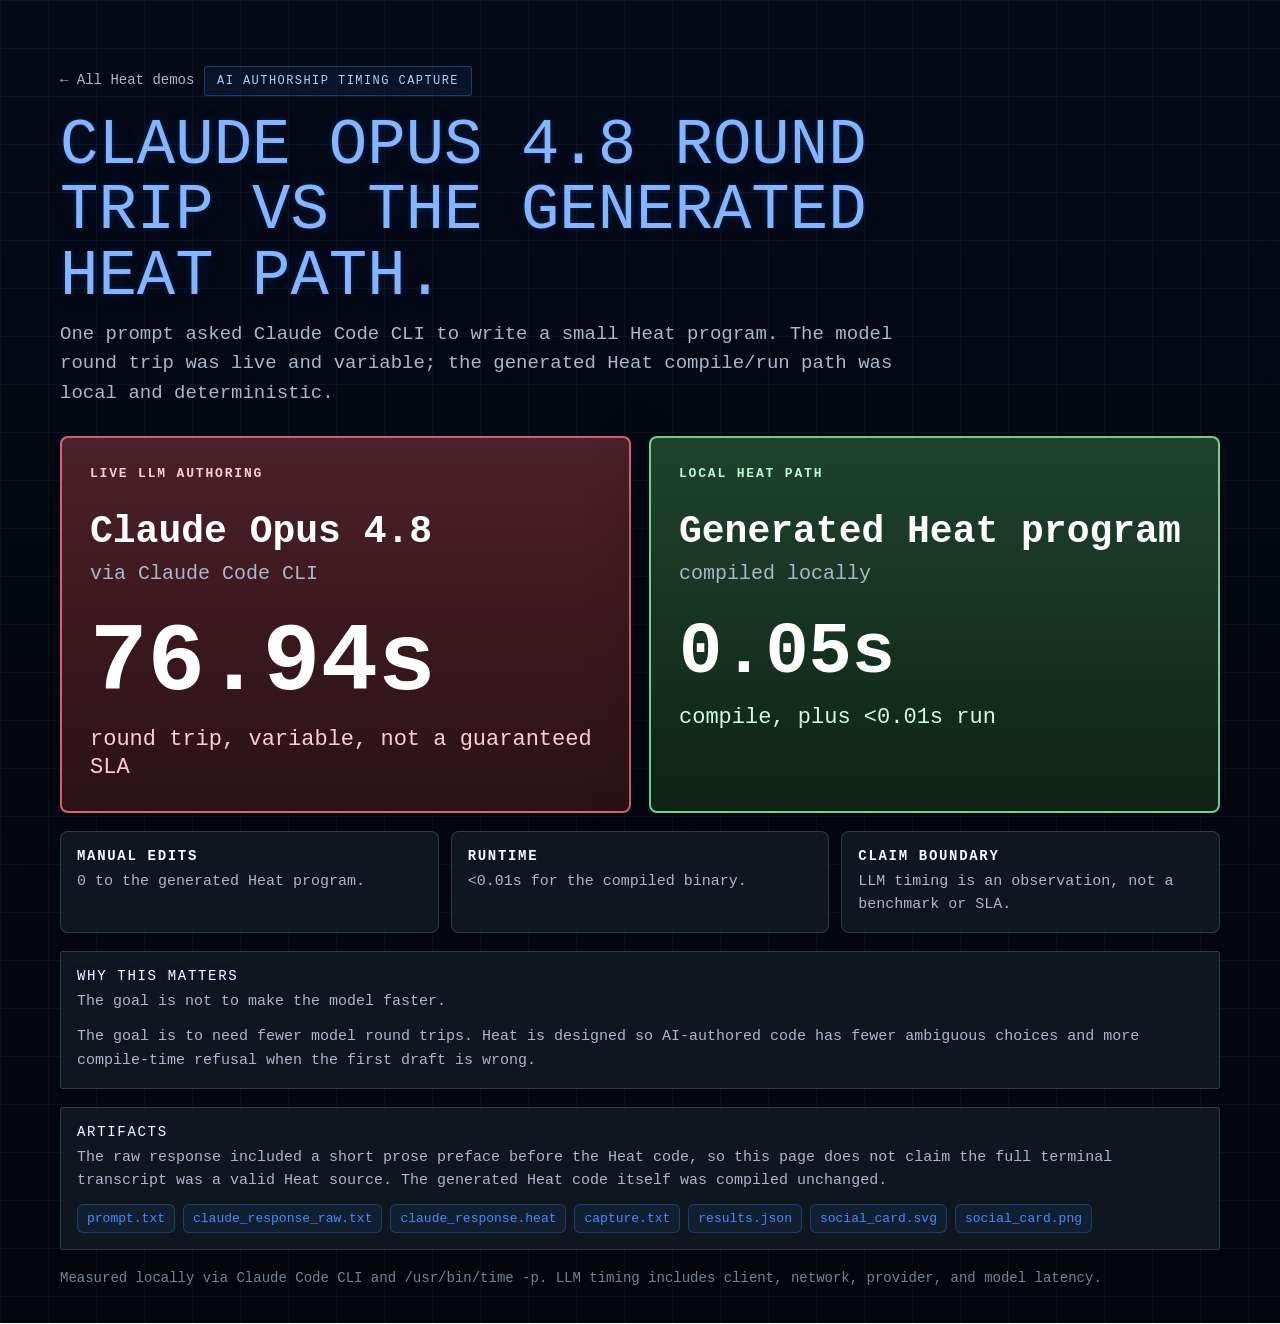
<file: docs/examples/demos/llm_roundtrip_timing/index.html>
<!doctype html>
<html lang="en">
<head>
  <meta charset="utf-8">
  <meta name="viewport" content="width=device-width, initial-scale=1">
  <title>Heat LLM Roundtrip Timing</title>
  <style>
    :root {
      --bg: #03050c;
      --panel: #080f20;
      --text: #f8fafc;
      --muted: #a9b8ca;
      --dim: #748399;
      --line: rgba(226, 238, 255, .16);
      --red: #fb7185;
      --red-bg: #2a1116;
      --green: #86efac;
      --green-bg: #0d2416;
      --heat: #448aff;
    }
    * { box-sizing: border-box; }
    html, body { margin: 0; }
    body {
      min-height: 100vh;
      background:
        linear-gradient(rgba(255,255,255,.035) 1px, transparent 1px),
        linear-gradient(90deg, rgba(255,255,255,.035) 1px, transparent 1px),
        linear-gradient(180deg, #050a17, var(--bg));
      background-size: 48px 48px, 48px 48px, auto;
      color: var(--text);
      font-family: ui-monospace, "SF Mono", Menlo, Consolas, monospace;
      padding: 34px;
    }
    main { max-width: 1160px; margin: 0 auto; }
    a { color: var(--heat); text-decoration: none; }
    .back { color: var(--muted); font-size: 14px; }
    .eyebrow {
      display: inline-flex;
      margin-top: 32px;
      color: #acd0ff;
      border: 1px solid rgba(68,138,255,.34);
      border-radius: 999px;
      padding: 7px 12px;
      font-size: 12px;
      letter-spacing: .12em;
      text-transform: uppercase;
      background: rgba(68,138,255,.08);
    }
    h1 {
      margin: 18px 0 10px;
      max-width: 980px;
      font-size: clamp(34px, 5vw, 64px);
      line-height: 1.02;
      letter-spacing: 0;
    }
    .lede {
      max-width: 880px;
      color: var(--muted);
      font-size: 19px;
      line-height: 1.55;
      margin: 0 0 26px;
    }
    .compare {
      display: grid;
      grid-template-columns: 1fr 1fr;
      gap: 18px;
      margin: 28px 0 18px;
    }
    .side {
      min-height: 355px;
      border-radius: 8px;
      padding: 28px;
      border: 2px solid var(--line);
      box-shadow: 0 18px 60px rgba(0,0,0,.28);
    }
    .side.red {
      background: linear-gradient(180deg, rgba(251,113,133,.16), rgba(42,17,22,.92)), var(--red-bg);
      border-color: rgba(251,113,133,.82);
    }
    .side.green {
      background: linear-gradient(180deg, rgba(134,239,172,.15), rgba(13,36,22,.92)), var(--green-bg);
      border-color: rgba(134,239,172,.82);
    }
    .label {
      margin: 0 0 30px;
      font-size: 13px;
      font-weight: 800;
      letter-spacing: .14em;
      text-transform: uppercase;
    }
    .red .label { color: #fecdd3; }
    .green .label { color: #bbf7d0; }
    .name {
      margin: 0;
      color: #fff;
      font-size: clamp(25px, 3vw, 38px);
      line-height: 1.08;
      font-weight: 850;
    }
    .sub {
      margin: 10px 0 36px;
      color: var(--muted);
      font-size: 20px;
    }
    .number {
      margin: 0;
      color: #fff;
      font-size: clamp(64px, 8vw, 96px);
      line-height: .9;
      font-weight: 900;
    }
    .number.small { font-size: clamp(48px, 6vw, 72px); }
    .caption {
      margin: 18px 0 0;
      font-size: 22px;
      line-height: 1.3;
    }
    .red .caption { color: #fecdd3; }
    .green .caption { color: #d1fae5; }
    .facts {
      display: grid;
      grid-template-columns: repeat(3, 1fr);
      gap: 12px;
      margin-top: 18px;
    }
    .fact, .panel {
      border: 1px solid var(--line);
      border-radius: 8px;
      background: rgba(17,26,36,.86);
      padding: 16px;
    }
    .fact b, .panel h2 {
      display: block;
      color: var(--text);
      margin: 0 0 6px;
      font-size: 14px;
      letter-spacing: .12em;
      text-transform: uppercase;
    }
    .fact span, .panel p, .panel li {
      color: var(--muted);
      line-height: 1.55;
      font-size: 15px;
    }
    .panel { margin-top: 18px; }
    .panel p { margin: 0 0 12px; }
    .panel p:last-child { margin-bottom: 0; }
    .files {
      display: flex;
      flex-wrap: wrap;
      gap: 8px;
      margin-top: 12px;
    }
    .files a {
      border: 1px solid rgba(68,138,255,.28);
      border-radius: 6px;
      padding: 6px 9px;
      background: rgba(68,138,255,.08);
      font-family: ui-monospace, SFMono-Regular, Menlo, Consolas, monospace;
      font-size: 13px;
    }
    .foot {
      color: var(--dim);
      margin: 18px 0 0;
      font-size: 14px;
      line-height: 1.5;
    }
    @media (max-width: 820px) {
      body { padding: 22px; }
      .compare, .facts { grid-template-columns: 1fr; }
      .side { min-height: auto; }
    }
    h1, h2 { color: #85b5ff; text-transform: uppercase; font-weight: 500;
      text-shadow: 0 0 4px #3981ff40, 0 0 22px #2463ff21; }
    h1 .grad { background: none; color: #85b5ff; -webkit-text-fill-color: currentColor; }
    .panel, .stagewrap, .eyebrow, .backlink { border-radius: 3px; }
    a:focus-visible, button:focus-visible { outline: 2px solid #85b5ff; outline-offset: 4px; }
  </style>
</head>
<body>
  <main>
    <a class="back" href="../../../heat_demos.html">&larr; All Heat demos</a>
    <div class="eyebrow">AI authorship timing capture</div>
    <h1>Claude Opus 4.8 round trip vs the generated Heat path.</h1>
    <p class="lede">
      One prompt asked Claude Code CLI to write a small Heat program. The model
      round trip was live and variable; the generated Heat compile/run path was
      local and deterministic.
    </p>

    <section class="compare" aria-label="Timing comparison">
      <div class="side red">
        <p class="label">Live LLM authoring</p>
        <p class="name">Claude Opus 4.8</p>
        <p class="sub">via Claude Code CLI</p>
        <p class="number">76.94s</p>
        <p class="caption">round trip, variable, not a guaranteed SLA</p>
      </div>
      <div class="side green">
        <p class="label">Local Heat path</p>
        <p class="name">Generated Heat program</p>
        <p class="sub">compiled locally</p>
        <p class="number small">0.05s</p>
        <p class="caption">compile, plus &lt;0.01s run</p>
      </div>
    </section>

    <section class="facts" aria-label="Measured facts">
      <div class="fact"><b>Manual edits</b><span>0 to the generated Heat program.</span></div>
      <div class="fact"><b>Runtime</b><span>&lt;0.01s for the compiled binary.</span></div>
      <div class="fact"><b>Claim boundary</b><span>LLM timing is an observation, not a benchmark or SLA.</span></div>
    </section>

    <section class="panel">
      <h2>Why This Matters</h2>
      <p>The goal is not to make the model faster.</p>
      <p>The goal is to need fewer model round trips. Heat is designed so AI-authored code has fewer ambiguous choices and more compile-time refusal when the first draft is wrong.</p>
    </section>

    <section class="panel">
      <h2>Artifacts</h2>
      <p>The raw response included a short prose preface before the Heat code, so this page does not claim the full terminal transcript was a valid Heat source. The generated Heat code itself was compiled unchanged.</p>
      <div class="files">
        <a href="./prompt.txt">prompt.txt</a>
        <a href="./claude_response_raw.txt">claude_response_raw.txt</a>
        <a href="./claude_response.heat">claude_response.heat</a>
        <a href="./capture.txt">capture.txt</a>
        <a href="./results.json">results.json</a>
        <a href="./social_card.svg">social_card.svg</a>
        <a href="./social_card.png">social_card.png</a>
      </div>
    </section>

    <p class="foot">
      Measured locally via Claude Code CLI and <code>/usr/bin/time -p</code>.
      LLM timing includes client, network, provider, and model latency.
    </p>
  </main>
</body>
</html>
</file>
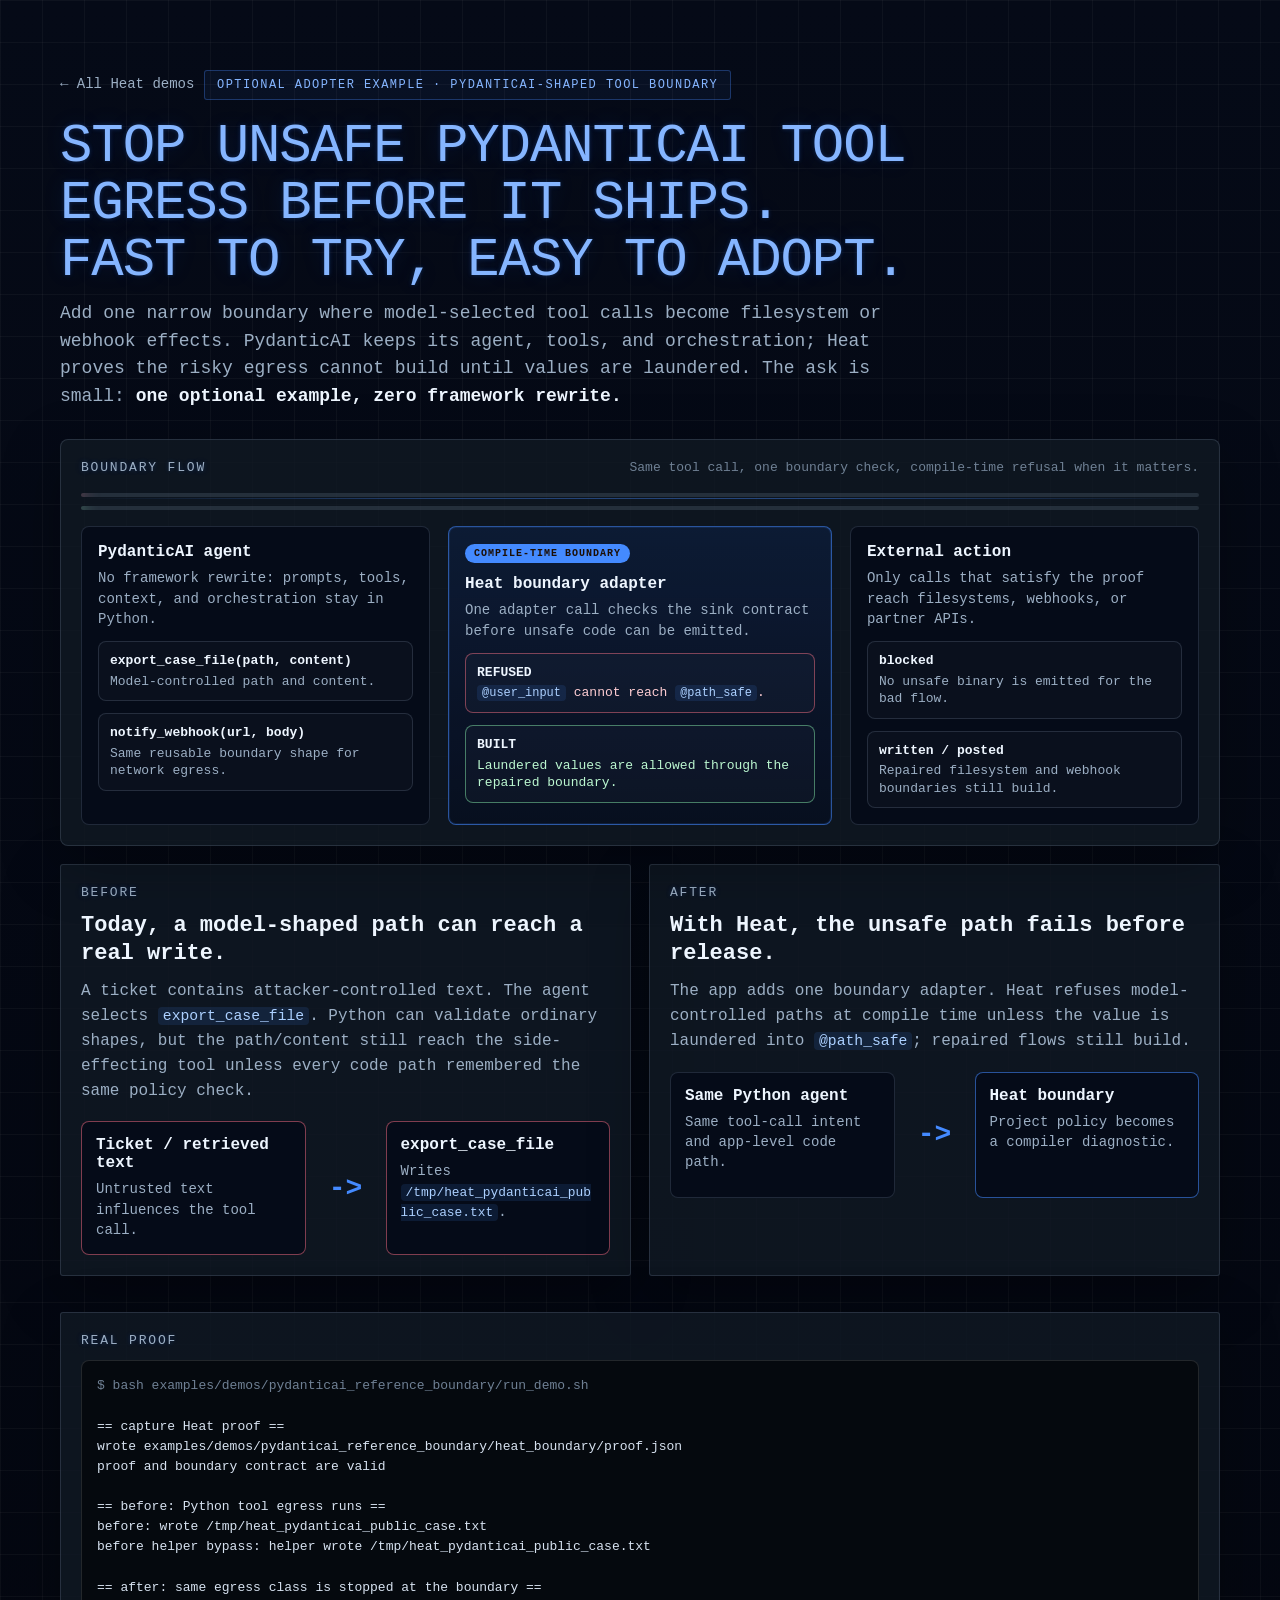
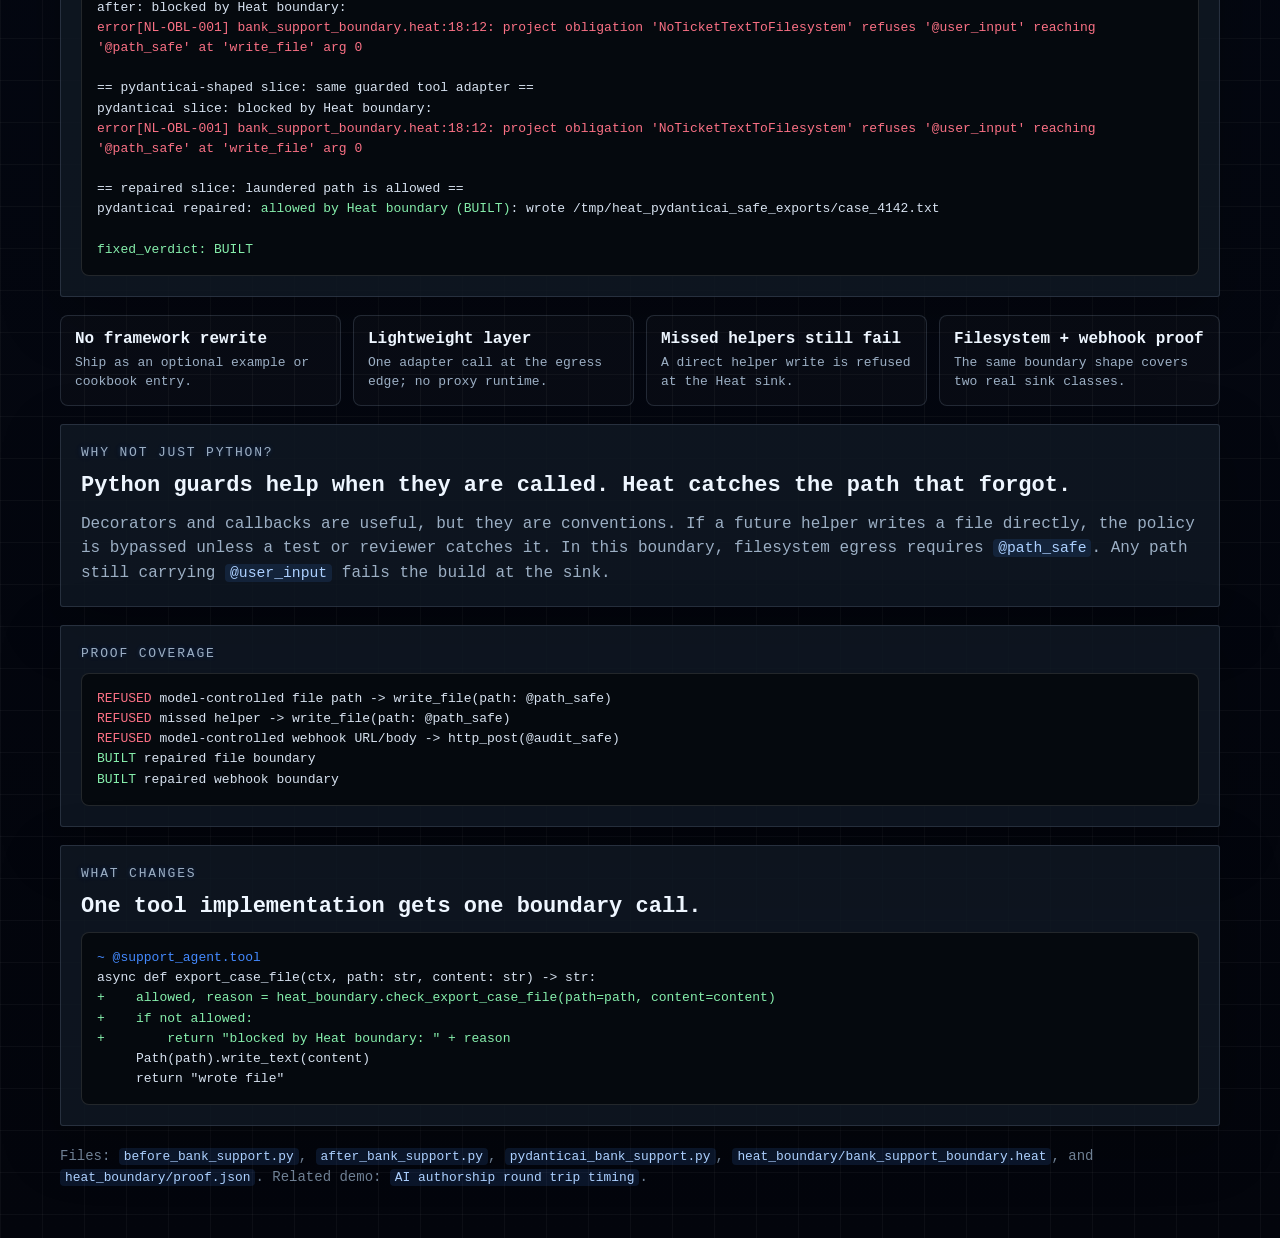
<file: docs/examples/demos/pydanticai_reference_boundary/index.html>
<!doctype html>
<html lang="en">
<head>
  <meta charset="utf-8">
  <meta name="viewport" content="width=device-width, initial-scale=1">
  <title>Heat + PydanticAI Reference Boundary</title>
  <style>
    :root {
      --bg: #03050c;
      --panel: #080f20;
      --panel2: #050b18;
      --text: #eef6ff;
      --muted: #9cafc4;
      --dim: #6f8094;
      --line: rgba(155, 177, 202, .18);
      --heat: #448aff;
      --cyan: #85b5ff;
      --bad: #fb7185;
      --good: #86efac;
    }
    * { box-sizing: border-box; }
    html, body { margin: 0; }
    body {
      min-height: 100vh;
      background:
        linear-gradient(rgba(255,255,255,.035) 1px, transparent 1px),
        linear-gradient(90deg, rgba(255,255,255,.035) 1px, transparent 1px),
        linear-gradient(180deg, #050a17, var(--bg));
      background-size: 42px 42px, 42px 42px, auto;
      color: var(--text);
      font-family: ui-monospace, "SF Mono", Menlo, Consolas, monospace;
      padding: 36px;
    }
    main { max-width: 1160px; margin: 0 auto; }
    a { color: var(--cyan); text-decoration: none; }
    .back { color: var(--muted); font-size: 14px; }
    .eyebrow {
      display: inline-flex;
      margin-top: 34px;
      color: var(--cyan);
      border: 1px solid rgba(68,138,255,.32);
      border-radius: 999px;
      padding: 7px 12px;
      font-size: 12px;
      letter-spacing: .12em;
      text-transform: uppercase;
      background: rgba(68,138,255,.06);
    }
    h1 {
      margin: 18px 0 10px;
      max-width: 860px;
      font-size: clamp(32px, 4.3vw, 54px);
      line-height: 1.06;
      letter-spacing: -.02em;
    }
    .lede {
      max-width: 880px;
      color: var(--muted);
      font-size: 18px;
      line-height: 1.55;
      margin: 0 0 28px;
    }
    .lede b { color: var(--text); }
    .grid { display: grid; grid-template-columns: 1fr 1fr; gap: 18px; }
    .panel {
      border: 1px solid var(--line);
      background: rgba(16,25,35,.84);
      border-radius: 8px;
      padding: 20px;
      box-shadow: 0 18px 60px rgba(0,0,0,.28);
    }
    .panel h2 {
      margin: 0 0 12px;
      font-size: 13px;
      color: var(--muted);
      letter-spacing: .14em;
      text-transform: uppercase;
    }
    .big {
      font-size: 22px;
      line-height: 1.25;
      margin: 0 0 12px;
      color: var(--text);
      font-weight: 700;
    }
    .copy { color: var(--muted); line-height: 1.55; margin: 0; }
    .stage {
      position: relative;
      margin: 0 0 18px;
      border: 1px solid var(--line);
      background: rgba(16,25,35,.82);
      border-radius: 8px;
      padding: 20px;
      box-shadow: 0 18px 60px rgba(0,0,0,.28);
      overflow: hidden;
    }
    .stage:before {
      content: "";
      position: absolute;
      inset: 58px 20px auto;
      height: 1px;
      background: linear-gradient(90deg, transparent, rgba(68,138,255,.38), rgba(68,138,255,.42), transparent);
    }
    .stage-head {
      display: flex;
      align-items: center;
      justify-content: space-between;
      gap: 18px;
      margin-bottom: 18px;
    }
    .stage-head h2 {
      margin: 0;
      font-size: 13px;
      color: var(--muted);
      letter-spacing: .14em;
      text-transform: uppercase;
    }
    .stage-head span { color: var(--dim); font-size: 13px; }
    .stage-grid {
      display: grid;
      grid-template-columns: 1fr 1.1fr 1fr;
      gap: 18px;
      position: relative;
      z-index: 1;
    }
    .stage-card {
      min-height: 180px;
      border: 1px solid var(--line);
      border-radius: 8px;
      background: var(--panel2);
      padding: 16px;
      position: relative;
      overflow: hidden;
    }
    .stage-card h3 {
      margin: 0 0 7px;
      color: var(--text);
      font-size: 16px;
    }
    .stage-card p {
      margin: 0;
      color: var(--muted);
      font-size: 14px;
      line-height: 1.45;
    }
    .stage-card.heat {
      background:
        linear-gradient(180deg, rgba(68,138,255,.12), rgba(68,138,255,.03)),
        var(--panel2);
      box-shadow: inset 0 0 0 1px rgba(68,138,255,.12);
    }
    .stage-card.heat:before {
      content: "compile-time boundary";
      display: inline-flex;
      color: #1c0e04;
      background: var(--heat);
      border-radius: 999px;
      padding: 4px 9px;
      margin-bottom: 12px;
      font-size: 10px;
      font-weight: 800;
      letter-spacing: .1em;
      text-transform: uppercase;
    }
    .tool-call, .verdict {
      display: block;
      border: 1px solid var(--line);
      border-radius: 8px;
      padding: 10px 11px;
      margin-top: 12px;
      color: var(--muted);
      font-size: 13px;
      line-height: 1.35;
      background: rgba(255,255,255,.025);
    }
    .tool-call b, .verdict b { display: block; color: var(--text); margin-bottom: 3px; }
    .verdict.refused { border-color: rgba(251,113,133,.48); color: #fecdd3; }
    .verdict.allowed { border-color: rgba(134,239,172,.48); color: #bbf7d0; }
    .rail {
      position: relative;
      width: 100%;
      height: 4px;
      border-radius: 999px;
      background: rgba(155,177,202,.16);
      overflow: hidden;
      z-index: 1;
    }
    .rail.bad-rail { margin-bottom: 9px; }
    .rail.good-rail { margin-bottom: 16px; }
    .packet {
      position: absolute;
      top: -4px;
      width: 12px;
      height: 12px;
      border-radius: 999px;
      transform: translateX(-12px);
      animation: travel 4.8s ease-in-out infinite;
    }
    .packet.bad { background: var(--bad); box-shadow: 0 0 18px rgba(251,113,133,.8); }
    .packet.good { background: var(--good); box-shadow: 0 0 18px rgba(134,239,172,.75); animation-delay: 2.4s; }
    .pulse-verdict { animation: verdictPulse 4.8s ease-in-out infinite; }
    .pulse-verdict.allowed { animation-delay: 2.4s; }
    @keyframes travel {
      0% { left: 0; opacity: 0; }
      12% { opacity: 1; }
      45% { left: 50%; opacity: 1; }
      58% { left: 50%; opacity: 1; }
      76% { left: 100%; opacity: 1; }
      100% { left: 100%; opacity: 0; }
    }
    @keyframes verdictPulse {
      0%, 36%, 100% { box-shadow: none; }
      45%, 62% { box-shadow: 0 0 0 1px currentColor, 0 0 22px rgba(255,255,255,.18); }
    }
    .flow { display: grid; grid-template-columns: 1fr 56px 1fr; gap: 12px; align-items: stretch; margin-top: 18px; }
    .box {
      min-height: 126px;
      border: 1px solid var(--line);
      background: var(--panel2);
      border-radius: 8px;
      padding: 14px;
    }
    .box b { display: block; margin-bottom: 7px; }
    .box span { color: var(--muted); font-size: 14px; line-height: 1.45; }
    .arrow {
      display: grid;
      place-items: center;
      color: var(--heat);
      font-size: 28px;
      font-weight: 800;
    }
    .bad { border-color: rgba(251,113,133,.5); }
    .good { border-color: rgba(134,239,172,.5); }
    .heat { border-color: rgba(68,138,255,.56); }
    .proof { grid-column: 1 / -1; margin-top: 18px; }
    pre {
      margin: 0;
      white-space: pre-wrap;
      overflow-wrap: anywhere;
      background: #05090e;
      border: 1px solid rgba(255,255,255,.12);
      border-radius: 8px;
      color: #d7e2f0;
      padding: 15px;
      font: 13px/1.55 ui-monospace, SFMono-Regular, Menlo, Consolas, monospace;
    }
    .cmd { color: var(--dim); }
    .refuse { color: var(--bad); }
    .ok { color: var(--good); }
    .cost {
      display: grid;
      grid-template-columns: repeat(4, 1fr);
      gap: 12px;
      margin-top: 18px;
    }
    .metric {
      border: 1px solid var(--line);
      border-radius: 8px;
      padding: 14px;
      background: rgba(255,255,255,.025);
    }
    .metric b { display: block; color: var(--text); margin-bottom: 5px; }
    .metric span { color: var(--muted); font-size: 13px; line-height: 1.4; }
    code {
      color: #acd0ff;
      background: rgba(68,138,255,.12);
      border-radius: 4px;
      padding: 1px 5px;
      font-family: ui-monospace, SFMono-Regular, Menlo, Consolas, monospace;
      font-size: .92em;
    }
    .foot { color: var(--dim); margin-top: 20px; font-size: 14px; line-height: 1.5; }
    .foot a {
      color: #acd0ff;
      background: rgba(68,138,255,.12);
      border-radius: 4px;
      padding: 1px 5px;
      font-family: ui-monospace, SFMono-Regular, Menlo, Consolas, monospace;
      font-size: .92em;
    }
    .foot a:hover {
      color: var(--text);
      background: rgba(68,138,255,.12);
    }
    .why { margin-top: 18px; }
    .diff { margin-top: 18px; }
    .plus { color: var(--good); }
    .tilde { color: var(--heat); }
    @media (max-width: 850px) {
      body { padding: 22px; }
      .grid, .flow, .cost, .stage-grid { grid-template-columns: 1fr; }
      .arrow { min-height: 24px; transform: rotate(90deg); }
      .stage:before, .rail { display: none; }
      .stage-head { display: block; }
      .stage-head span { display: block; margin-top: 7px; }
    }
    @media (prefers-reduced-motion: reduce) {
      .packet, .pulse-verdict { animation: none; }
    }
    h1, h2 { color: #85b5ff; text-transform: uppercase; font-weight: 500;
      text-shadow: 0 0 4px #3981ff40, 0 0 22px #2463ff21; }
    h1 .grad { background: none; color: #85b5ff; -webkit-text-fill-color: currentColor; }
    .panel, .stagewrap, .eyebrow, .backlink { border-radius: 3px; }
    .panel { min-width: 0; overflow-wrap: anywhere; }
    a:focus-visible, button:focus-visible { outline: 2px solid #85b5ff; outline-offset: 4px; }
  </style>
</head>
<body>
  <main>
    <a class="back" href="../../../heat_demos.html">&larr; All Heat demos</a>
    <div class="eyebrow">Optional adopter example · PydanticAI-shaped tool boundary</div>
    <h1>Stop unsafe PydanticAI tool egress before it ships. Fast to try, easy to adopt.</h1>
    <p class="lede">
      Add one narrow boundary where model-selected tool calls become filesystem or webhook
      effects. PydanticAI keeps its agent, tools, and orchestration; Heat proves the risky
      egress cannot build until values are laundered. The ask is small:
      <b>one optional example, zero framework rewrite.</b>
    </p>

    <section class="stage" aria-label="Animated PydanticAI boundary flow">
      <div class="stage-head">
        <h2>Boundary Flow</h2>
        <span>Same tool call, one boundary check, compile-time refusal when it matters.</span>
      </div>
      <div class="rail bad-rail"><span class="packet bad"></span></div>
      <div class="rail good-rail"><span class="packet good"></span></div>
      <div class="stage-grid">
        <div class="stage-card">
          <h3>PydanticAI agent</h3>
          <p>No framework rewrite: prompts, tools, context, and orchestration stay in Python.</p>
          <span class="tool-call"><b>export_case_file(path, content)</b>Model-controlled path and content.</span>
          <span class="tool-call"><b>notify_webhook(url, body)</b>Same reusable boundary shape for network egress.</span>
        </div>
        <div class="stage-card heat">
          <h3>Heat boundary adapter</h3>
          <p>One adapter call checks the sink contract before unsafe code can be emitted.</p>
          <span class="verdict refused pulse-verdict"><b>REFUSED</b><code>@user_input</code> cannot reach <code>@path_safe</code>.</span>
          <span class="verdict allowed pulse-verdict"><b>BUILT</b>Laundered values are allowed through the repaired boundary.</span>
        </div>
        <div class="stage-card">
          <h3>External action</h3>
          <p>Only calls that satisfy the proof reach filesystems, webhooks, or partner APIs.</p>
          <span class="tool-call"><b>blocked</b>No unsafe binary is emitted for the bad flow.</span>
          <span class="tool-call"><b>written / posted</b>Repaired filesystem and webhook boundaries still build.</span>
        </div>
      </div>
    </section>

    <section class="grid">
      <div class="panel">
        <h2>Before</h2>
        <p class="big">Today, a model-shaped path can reach a real write.</p>
        <p class="copy">
          A ticket contains attacker-controlled text. The agent selects
          <code>export_case_file</code>. Python can validate ordinary shapes, but the
          path/content still reach the side-effecting tool unless every code path remembered
          the same policy check.
        </p>
        <div class="flow">
          <div class="box bad"><b>Ticket / retrieved text</b><span>Untrusted text influences the tool call.</span></div>
          <div class="arrow">-></div>
          <div class="box bad"><b>export_case_file</b><span>Writes <code>/tmp/heat_pydanticai_public_case.txt</code>.</span></div>
        </div>
      </div>

      <div class="panel">
        <h2>After</h2>
        <p class="big">With Heat, the unsafe path fails before release.</p>
        <p class="copy">
          The app adds one boundary adapter. Heat refuses model-controlled paths at compile
          time unless the value is laundered into <code>@path_safe</code>; repaired flows
          still build.
        </p>
        <div class="flow">
          <div class="box"><b>Same Python agent</b><span>Same tool-call intent and app-level code path.</span></div>
          <div class="arrow">-></div>
          <div class="box heat"><b>Heat boundary</b><span>Project policy becomes a compiler diagnostic.</span></div>
        </div>
      </div>

      <div class="panel proof">
        <h2>Real Proof</h2>
        <pre><span class="cmd">$ bash examples/demos/pydanticai_reference_boundary/run_demo.sh</span>

== capture Heat proof ==
wrote examples/demos/pydanticai_reference_boundary/heat_boundary/proof.json
proof and boundary contract are valid

== before: Python tool egress runs ==
before: wrote /tmp/heat_pydanticai_public_case.txt
before helper bypass: helper wrote /tmp/heat_pydanticai_public_case.txt

== after: same egress class is stopped at the boundary ==
after: blocked by Heat boundary:
<span class="refuse">error[NL-OBL-001] bank_support_boundary.heat:18:12: project obligation 'NoTicketTextToFilesystem' refuses '@user_input' reaching '@path_safe' at 'write_file' arg 0</span>

== pydanticai-shaped slice: same guarded tool adapter ==
pydanticai slice: blocked by Heat boundary:
<span class="refuse">error[NL-OBL-001] bank_support_boundary.heat:18:12: project obligation 'NoTicketTextToFilesystem' refuses '@user_input' reaching '@path_safe' at 'write_file' arg 0</span>

== repaired slice: laundered path is allowed ==
pydanticai repaired: <span class="ok">allowed by Heat boundary (BUILT)</span>: wrote /tmp/heat_pydanticai_safe_exports/case_4142.txt

<span class="ok">fixed_verdict: BUILT</span></pre>
      </div>
    </section>

    <section class="cost">
      <div class="metric"><b>No framework rewrite</b><span>Ship as an optional example or cookbook entry.</span></div>
      <div class="metric"><b>Lightweight layer</b><span>One adapter call at the egress edge; no proxy runtime.</span></div>
      <div class="metric"><b>Missed helpers still fail</b><span>A direct helper write is refused at the Heat sink.</span></div>
      <div class="metric"><b>Filesystem + webhook proof</b><span>The same boundary shape covers two real sink classes.</span></div>
    </section>

    <section class="panel why">
      <h2>Why Not Just Python?</h2>
      <p class="big">Python guards help when they are called. Heat catches the path that forgot.</p>
      <p class="copy">
        Decorators and callbacks are useful, but they are conventions. If a future helper
        writes a file directly, the policy is bypassed unless a test or reviewer catches it.
        In this boundary, filesystem egress requires <code>@path_safe</code>. Any path still
        carrying <code>@user_input</code> fails the build at the sink.
      </p>
    </section>

    <section class="panel diff">
      <h2>Proof Coverage</h2>
      <pre><span class="refuse">REFUSED</span> model-controlled file path -> write_file(path: @path_safe)
<span class="refuse">REFUSED</span> missed helper -> write_file(path: @path_safe)
<span class="refuse">REFUSED</span> model-controlled webhook URL/body -> http_post(@audit_safe)
<span class="ok">BUILT</span> repaired file boundary
<span class="ok">BUILT</span> repaired webhook boundary</pre>
    </section>

    <section class="panel diff">
      <h2>What Changes</h2>
      <p class="big">One tool implementation gets one boundary call.</p>
      <pre><span class="tilde">~ @support_agent.tool</span>
async def export_case_file(ctx, path: str, content: str) -> str:
<span class="plus">+    allowed, reason = heat_boundary.check_export_case_file(path=path, content=content)</span>
<span class="plus">+    if not allowed:</span>
<span class="plus">+        return "blocked by Heat boundary: " + reason</span>
     Path(path).write_text(content)
     return "wrote file"</pre>
    </section>

    <p class="foot">
      Files: <a href="./before_bank_support.py">before_bank_support.py</a>,
      <a href="./after_bank_support.py">after_bank_support.py</a>,
      <a href="./pydanticai_bank_support.py">pydanticai_bank_support.py</a>,
      <a href="./heat_boundary/bank_support_boundary.heat">heat_boundary/bank_support_boundary.heat</a>,
      and <a href="./heat_boundary/proof.json">heat_boundary/proof.json</a>.
      Related demo: <a href="../llm_roundtrip_timing/index.html">AI authorship round trip timing</a>.
    </p>
  </main>
</body>
</html>
</file>
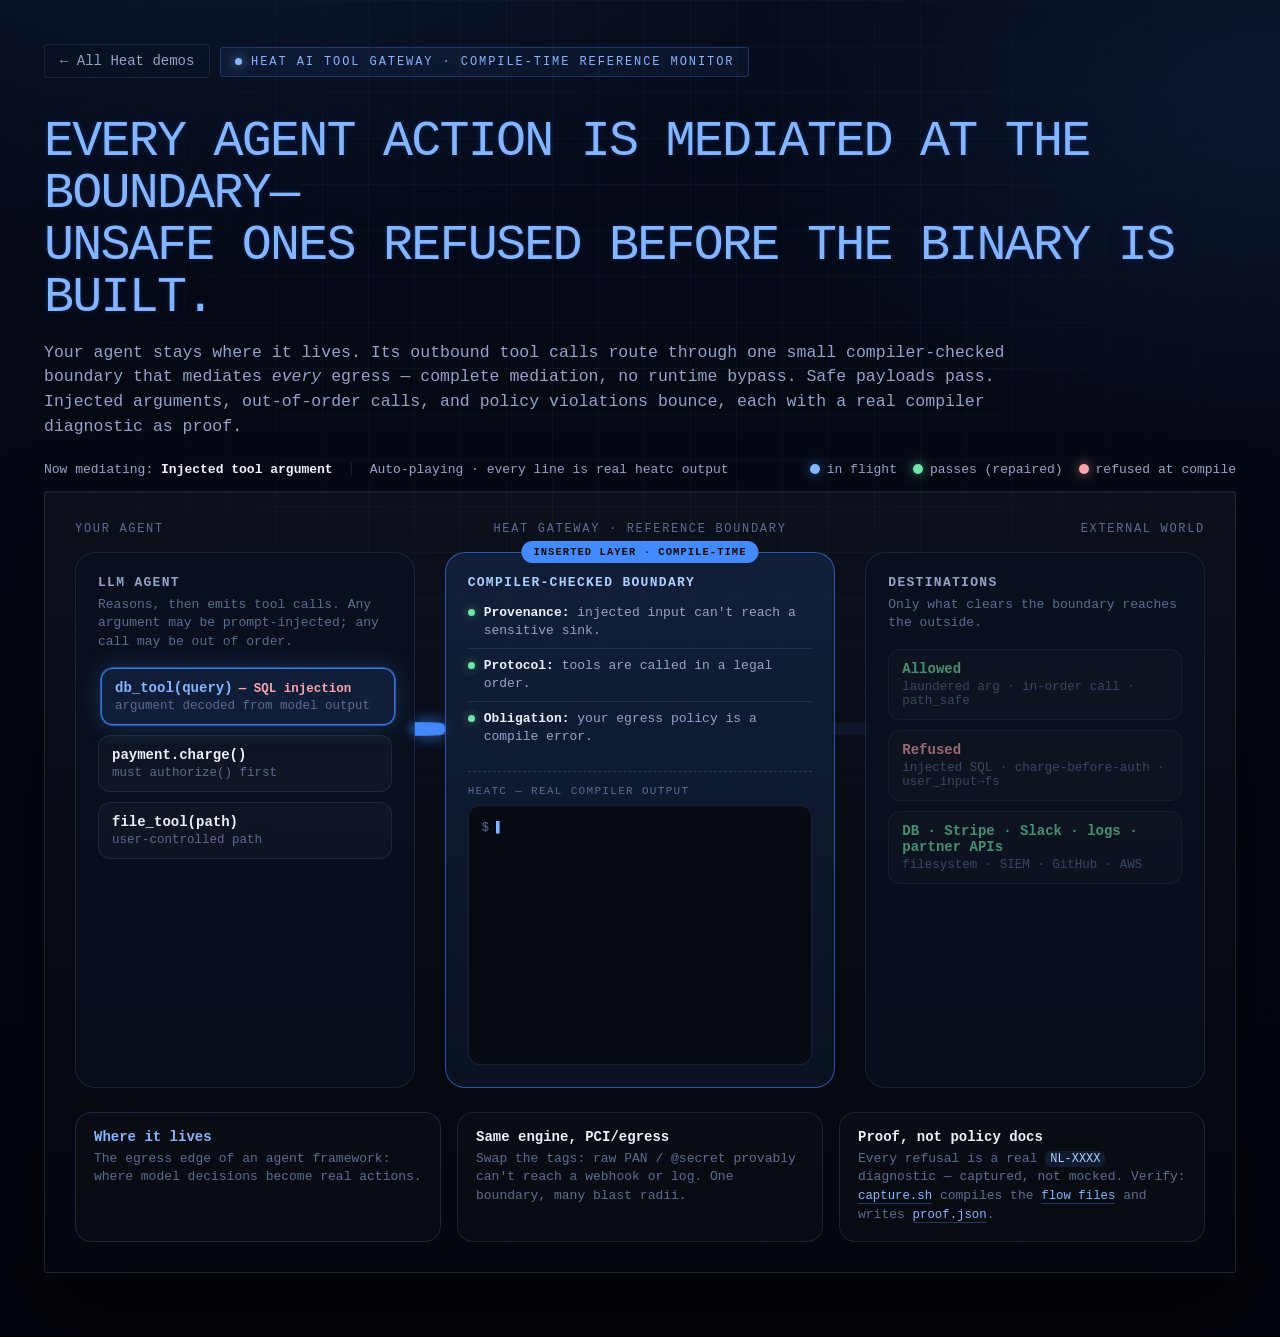
<file: docs/examples/demos/reference_boundary/index.html>
<!doctype html>
<html lang="en">
<head>
  <meta charset="utf-8" />
  <meta name="viewport" content="width=device-width, initial-scale=1" />
  <title>Heat AI Tool Gateway — a compile-time reference monitor for agent egress</title>
  <style>
    :root {
      --bg: #03050c; --bg2: #050a17; --panel: #080f20;
      --text: #eaf1ff; --muted: #93a4c8; --dim: #5b6d92;
      --line: rgba(120,150,210,.16);
      --cyan: #85b5ff; --heat: #448aff; --good: #6ee7a8; --bad: #fda4af;
      --grid: rgba(120,160,230,.05);
    }
    * { box-sizing: border-box; }
    html, body { margin: 0; }
    body {
      min-height: 100vh; color: var(--text);
      font-family: ui-monospace, "SF Mono", Menlo, Consolas, monospace;
      background:
        radial-gradient(1200px 600px at 18% -8%, rgba(68,138,255,.10), transparent 60%),
        radial-gradient(1000px 620px at 100% 8%, rgba(68,138,255,.11), transparent 55%),
        linear-gradient(180deg, var(--bg2), var(--bg));
      padding: 44px 44px 64px;
    }
    body:before {
      content: ""; position: fixed; inset: 0; pointer-events: none; z-index: 0;
      background-image: linear-gradient(var(--grid) 1px, transparent 1px),
                        linear-gradient(90deg, var(--grid) 1px, transparent 1px);
      background-size: 46px 46px;
      -webkit-mask: radial-gradient(circle at 50% 30%, #000 30%, transparent 78%);
      mask: radial-gradient(circle at 50% 30%, #000 30%, transparent 78%);
    }
    .wrap { max-width: 1220px; margin: 0 auto; position: relative; z-index: 1; }

    .backlink { display: inline-block; margin-bottom: 20px; color: var(--muted);
      text-decoration: none; font-size: 14px; border: 1px solid var(--line);
      padding: 8px 15px; border-radius: 999px; transition: .15s; }
    .backlink:hover { color: var(--text); border-color: rgba(68,138,255,.4); background: rgba(68,138,255,.06); }

    .eyebrow {
      display: inline-flex; align-items: center; gap: 9px;
      font-size: 12px; letter-spacing: .16em; text-transform: uppercase; color: var(--cyan);
      border: 1px solid rgba(68,138,255,.28); background: rgba(68,138,255,.07);
      padding: 7px 14px; border-radius: 999px;
    }
    .eyebrow .pulse { width: 7px; height: 7px; border-radius: 999px; background: var(--cyan);
      box-shadow: 0 0 12px var(--cyan); animation: pulse 1.8s infinite; }
    @keyframes pulse { 0%,100%{opacity:.35} 50%{opacity:1} }

    h1 { font-size: clamp(29px, 4.0vw, 50px); line-height: 1.04; letter-spacing: -.035em;
      margin: 18px 0 12px; font-weight: 700; }
    h1 .grad { background: linear-gradient(90deg, var(--cyan), var(--heat));
      -webkit-background-clip: text; background-clip: text; color: transparent; }
    .tagline { color: var(--muted); font-size: 16.5px; max-width: 1000px; line-height: 1.5; }

    .statusbar { display: flex; gap: 18px; align-items: center; margin: 22px 0 6px;
      color: var(--muted); font-size: 13px; flex-wrap: wrap; }
    .statusbar .now { color: var(--text); font-weight: 600; }
    .statusbar .sep { width: 1px; height: 14px; background: var(--line); }
    .legend { display: flex; gap: 16px; margin-left: auto; }
    .legend span { display: inline-flex; align-items: center; gap: 7px; }
    .sw { width: 10px; height: 10px; border-radius: 999px; }
    .sw.cyan { background: var(--cyan); box-shadow: 0 0 12px rgba(68,138,255,.7); }
    .sw.good { background: var(--good); box-shadow: 0 0 12px rgba(110,231,168,.7); }
    .sw.bad { background: var(--bad); box-shadow: 0 0 12px rgba(253,164,175,.7); }

    .stagewrap {
      margin-top: 14px; border: 1px solid var(--line); border-radius: 26px;
      background: linear-gradient(180deg, rgba(255,255,255,.035), rgba(255,255,255,.008));
      box-shadow: 0 30px 80px rgba(0,0,0,.45), inset 0 1px 0 rgba(255,255,255,.05);
      padding: 30px; overflow: hidden;
    }
    .lanes { display: grid; grid-template-columns: 1fr 1.15fr 1fr; gap: 0;
      color: var(--dim); font-size: 12px; letter-spacing: .14em; text-transform: uppercase; margin-bottom: 16px; }
    .lanes span:nth-child(2){ text-align:center; }
    .lanes span:nth-child(3){ text-align:right; }

    .stage { position: relative; }
    #fx { position: absolute; inset: 0; width: 100%; height: 100%; z-index: 1; pointer-events: none; }
    .grid3 { display: grid; grid-template-columns: 1fr 1.15fr 1fr; gap: 30px;
      align-items: stretch; position: relative; z-index: 2; }

    .node { border: 1px solid var(--line); border-radius: 20px; padding: 22px;
      background: rgba(10,17,32,.66); backdrop-filter: blur(3px); transition: border-color .25s, box-shadow .25s; }
    .node h3 { margin: 0 0 6px; font-size: 13px; letter-spacing: .1em; text-transform: uppercase; color: var(--muted); }
    .node .sub { color: var(--dim); font-size: 13px; line-height: 1.45; margin-bottom: 16px; }

    .chip { display: block; border: 1px solid var(--line); border-radius: 12px; padding: 11px 13px;
      margin-bottom: 10px; font-size: 14px; background: rgba(255,255,255,.028); transition: .2s; }
    .chip b { color: var(--text); } .chip small { color: var(--dim); display:block; margin-top:3px; font-size:12.5px; }
    .chip .flag { font-size: 12.5px; font-weight: 600; margin-left: 6px; }
    .chip .flag.atk { color: var(--bad); } .chip .flag.rep { color: var(--good); }
    /* active source call — lights the same cyan as the bus */
    .chip.active { border-color: rgba(68,138,255,.85); background: rgba(68,138,255,.12);
      box-shadow: 0 0 0 1px rgba(68,138,255,.5), 0 0 26px rgba(68,138,255,.28); transform: translateX(3px); }
    .chip.active b { color: var(--cyan); }

    /* gateway */
    .membrane { position: relative; border: 1.5px solid rgba(68,138,255,.55);
      background: linear-gradient(180deg, rgba(68,138,255,.12), rgba(68,138,255,.03)), rgba(10,17,32,.72); }
    .membrane:before { content: "INSERTED LAYER · COMPILE-TIME"; position: absolute; top: -12px; left: 50%;
      transform: translateX(-50%); background: var(--heat); color: #1a0c02; font-size: 10.5px; font-weight: 800;
      letter-spacing: .1em; padding: 5px 12px; border-radius: 999px; white-space: nowrap; }
    .membrane h3 { color: #acd0ff; }
    .membrane.active { border-color: rgba(68,138,255,.8);
      box-shadow: 0 0 0 1px rgba(68,138,255,.4), 0 0 46px rgba(68,138,255,.22); }
    .membrane.verdict-bad { border-color: rgba(253,164,175,.85);
      box-shadow: 0 0 0 1px rgba(253,164,175,.5), 0 0 46px rgba(253,164,175,.3); }
    .membrane.verdict-good { border-color: rgba(110,231,168,.8);
      box-shadow: 0 0 0 1px rgba(110,231,168,.45), 0 0 46px rgba(110,231,168,.26); }

    .guard { display: flex; align-items: flex-start; gap: 9px; font-size: 13px; color: var(--muted);
      padding: 8px 0; border-top: 1px solid var(--line); line-height: 1.4; }
    .guard:first-of-type { border-top: none; }
    .guard .d { width: 7px; height: 7px; border-radius: 999px; margin-top: 5px; flex: 0 0 7px;
      background: var(--good); box-shadow: 0 0 10px rgba(110,231,168,.6); }
    .guard b { color: var(--text); }

    /* console: always shows the compiler terminal; fixed height so the card never resizes */
    .console { margin-top: 16px; border-top: 1px dashed rgba(68,138,255,.32); padding-top: 13px; }
    .console-cap { font-size: 11px; letter-spacing: .12em; text-transform: uppercase; color: var(--dim); margin-bottom: 8px; }
    .console pre { margin: 0; padding: 13px; border-radius: 12px; background: #060a13; border: 1px solid var(--line);
      font-family: ui-monospace, SFMono-Regular, Menlo, Consolas, monospace; font-size: 12px; line-height: 1.6;
      color: #b9c6e6; white-space: pre-wrap; min-height: 120px; overflow: hidden; }
    .console .kw { color: var(--heat); font-weight: 600; } .console .tag { color: var(--cyan); }
    .console .cmd { color: var(--dim); }
    .console .refuse { color: var(--bad); } .console .ok { color: var(--good); } .console .repair { color: var(--heat); }
    .console .blink { color: var(--cyan); animation: blink 1.1s steps(1) infinite; }
    @keyframes blink { 50% { opacity: 0; } }

    /* destinations */
    .dest.good b { color: var(--good); } .dest.bad b { color: var(--bad); }
    .dest { opacity: .6; transition: .22s; }
    .dest.lit-good { opacity: 1; border-color: rgba(110,231,168,.8); background: rgba(15,60,40,.34);
      box-shadow: 0 0 0 1px rgba(110,231,168,.4), 0 0 26px rgba(110,231,168,.25); }
    .dest.lit-bad { opacity: 1; border-color: rgba(253,164,175,.8); background: rgba(70,20,30,.36);
      box-shadow: 0 0 0 1px rgba(253,164,175,.45), 0 0 26px rgba(253,164,175,.25); }

    .foot { display: grid; grid-template-columns: 1fr 1fr 1fr; gap: 16px; margin-top: 24px; }
    .card { border: 1px solid var(--line); border-radius: 16px; padding: 16px 18px; background: rgba(255,255,255,.02); }
    .card b { display: block; margin-bottom: 5px; font-size: 14px; } .card p { margin: 0; color: var(--dim); font-size: 13px; line-height: 1.45; }
    .card.lead b { color: var(--cyan); } .card.lead { border-color: rgba(68,138,255,.22); }
    .card a { color: var(--cyan); text-decoration: none; border-bottom: 1px solid rgba(68,138,255,.35);
      font-family: ui-monospace, SFMono-Regular, Menlo, Consolas, monospace; font-size: .95em; }
    .card a:hover { border-bottom-color: var(--cyan); }
    code { font-family: ui-monospace, SFMono-Regular, Menlo, Consolas, monospace; color: #acd0ff;
      background: rgba(68,138,255,.12); padding: 1px 5px; border-radius: 6px; font-size: .92em; }

    @media (max-width: 940px) {
      body { padding: 22px; }
      .grid3, .lanes, .foot { grid-template-columns: 1fr; }
      #fx { display: none; }
      .legend { margin-left: 0; }
    }
    h1, h2 { color: #85b5ff; text-transform: uppercase; font-weight: 500;
      text-shadow: 0 0 4px #3981ff40, 0 0 22px #2463ff21; }
    h1 .grad { background: none; color: #85b5ff; -webkit-text-fill-color: currentColor; }
    .panel, .stagewrap, .eyebrow, .backlink { border-radius: 3px; }
    a:focus-visible, button:focus-visible { outline: 2px solid #85b5ff; outline-offset: 4px; }
  </style>
</head>
<body>
  <main class="wrap">
    <a class="backlink" href="../../../heat_demos.html">&larr; All Heat demos</a>
    <span class="eyebrow"><span class="pulse"></span> Heat AI Tool Gateway · compile-time reference monitor</span>
    <h1>Every agent action is <span class="grad">mediated at the boundary</span>—<br>unsafe ones refused before the binary is built.</h1>
    <p class="tagline">
      Your agent stays where it lives. Its outbound tool calls route through one small
      compiler-checked boundary that mediates <em>every</em> egress — complete mediation, no
      runtime bypass. Safe payloads pass. Injected arguments, out-of-order calls, and policy
      violations bounce, each with a real compiler diagnostic as proof.
    </p>

    <div class="statusbar">
      <span>Now mediating: <span class="now" id="now">—</span></span>
      <span class="sep"></span>
      <span>Auto-playing · every line is real heatc output</span>
      <div class="legend">
        <span><span class="sw cyan"></span> in flight</span>
        <span><span class="sw good"></span> passes (repaired)</span>
        <span><span class="sw bad"></span> refused at compile</span>
      </div>
    </div>

    <section class="stagewrap">
      <div class="lanes"><span>Your agent</span><span>Heat gateway · reference boundary</span><span>External world</span></div>

      <div class="stage">
        <canvas id="fx"></canvas>
        <div class="grid3">
          <div class="node" id="src">
            <h3>LLM agent</h3>
            <div class="sub">Reasons, then emits tool calls. Any argument may be prompt-injected; any call may be out of order.</div>
            <span class="chip" id="chip-injected_arg"><b>db_tool(query)</b><span class="flag" id="flag-injected_arg"></span><small>argument decoded from model output</small></span>
            <span class="chip" id="chip-call_order"><b>payment.charge()</b><span class="flag" id="flag-call_order"></span><small>must authorize() first</small></span>
            <span class="chip" id="chip-policy"><b>file_tool(path)</b><span class="flag" id="flag-policy"></span><small>user-controlled path</small></span>
          </div>

          <div class="node membrane" id="gate">
            <h3>Compiler-checked boundary</h3>
            <div class="guard"><span class="d"></span><span><b>Provenance:</b> injected input can't reach a sensitive sink.</span></div>
            <div class="guard"><span class="d"></span><span><b>Protocol:</b> tools are called in a legal order.</span></div>
            <div class="guard"><span class="d"></span><span><b>Obligation:</b> your egress policy is a compile error.</span></div>
            <div class="console">
              <div class="console-cap">heatc — real compiler output</div>
              <pre id="term"></pre>
            </div>
          </div>

          <div class="node" id="ext">
            <h3>Destinations</h3>
            <div class="sub">Only what clears the boundary reaches the outside.</div>
            <span class="chip dest good" id="dest-allowed"><b>Allowed</b><small>laundered arg · in-order call · path_safe</small></span>
            <span class="chip dest bad" id="dest-refused"><b>Refused</b><small>injected SQL · charge-before-auth · user_input&rarr;fs</small></span>
            <span class="chip dest good" id="dest-ext"><b>DB · Stripe · Slack · logs · partner APIs</b><small>filesystem · SIEM · GitHub · AWS</small></span>
          </div>
        </div>
      </div>

      <div class="foot">
        <div class="card lead"><b>Where it lives</b><p>The egress edge of an agent framework: where model decisions become real actions.</p></div>
        <div class="card"><b>Same engine, PCI/egress</b><p>Swap the tags: raw PAN / @secret provably can't reach a webhook or log. One boundary, many blast radii.</p></div>
        <div class="card"><b>Proof, not policy docs</b><p>Every refusal is a real <code>NL-XXXX</code> diagnostic — captured, not mocked. Verify: <a href="./capture.sh">capture.sh</a> compiles the <a href="./README.md">flow files</a> and writes <a href="./proof.json">proof.json</a>.</p></div>
      </div>
    </section>
  </main>

  <script>
  // Real captured proof — regenerate with capture.sh (writes proof.json).
  const PROOF = {
    injected_arg: {
      call: "db_tool(query)", label: "Injected tool argument", attack: "SQL injection", file: "01_injected_tool_arg.heat",
      diag: "error[NL-0500] 01_injected_tool_arg.heat:22:20: 'db_tool' arg 0 expects provenance '@sql_safe', got '@user_input' — hint: pipe through escape_sql(input: <expr>) to launder",
      repair: "escape_sql(...) laundered @user_input -> @sql_safe"
    },
    call_order: {
      call: "payment.charge()", label: "Out-of-order tool call", attack: "out-of-order call", file: "02_tool_call_order.heat",
      diag: "error[NL-PROTO-1] 02_tool_call_order.heat:27:5: 'charge' not legal in protocol state 'Ready' for PaymentTool. Legal in 'Ready': authorize()",
      repair: "authorize() first (Ready -> Authorized), then charge()"
    },
    policy: {
      call: "file_tool(path)", label: "Project egress policy", attack: "path traversal", file: "03_policy_obligation.heat",
      diag: "error[NL-OBL-001] 03_policy_obligation.heat:14:12: project obligation 'NoUserInputToFilesystem' refuses '@user_input' reaching '@path_safe' at 'write_file' arg 0 (declared at 03_policy_obligation.heat:8): User input must never reach a filesystem tool in this gateway. — repair: route through validate_path (returns @path_safe)",
      repair: "escape_path(...) -> @path_safe satisfies the obligation"
    }
  };
  // story order: for each class, show the refusal, then the repaired pass
  const STEPS = [
    {k:"injected_arg", verdict:"refuse"}, {k:"injected_arg", verdict:"pass"},
    {k:"call_order",   verdict:"refuse"}, {k:"call_order",   verdict:"pass"},
    {k:"policy",       verdict:"refuse"}, {k:"policy",       verdict:"pass"},
  ];

  const $ = id => document.getElementById(id);
  const canvas = $('fx'), stage = canvas.parentElement, ctx = canvas.getContext('2d');
  const gate = $('gate'), term = $('term'), nowEl = $('now');

  function size(){ const r=stage.getBoundingClientRect(), d=window.devicePixelRatio||1;
    canvas.width=r.width*d; canvas.height=r.height*d; ctx.setTransform(d,0,0,d,0,0); }
  addEventListener('resize', size); size();

  function anchor(el, side){ const s=stage.getBoundingClientRect(), b=el.getBoundingClientRect();
    const y=b.top-s.top+b.height/2; let x = side==='left'? b.left-s.left : side==='right'? b.right-s.left : b.left-s.left+b.width/2;
    return {x,y}; }

  // --- power buses (canvas), intensity eased toward a target set by the timeline ---
  const TINT = { idle:'68,138,255', pass:'110,231,168', block:'253,164,175' };
  let T=0;
  const bus = { L:{cur:0,tgt:0,tint:'idle'}, R:{cur:0,tgt:0,tint:'idle'} };

  function drawSeg(x1, x2, y, rgb, intensity, speed){
    ctx.lineCap = 'round';
    if(intensity < 0.02) { ctx.strokeStyle=`rgba(${rgb},0.08)`; ctx.lineWidth=12;
      ctx.beginPath(); ctx.moveTo(x1,y); ctx.lineTo(x2,y); ctx.stroke(); return; }
    ctx.strokeStyle = `rgba(${rgb},${0.12+0.16*intensity})`; ctx.lineWidth = 12;
    ctx.beginPath(); ctx.moveTo(x1,y); ctx.lineTo(x2,y); ctx.stroke();
    const len=x2-x1, n=5, gap=len/n;
    for(let k=0;k<n;k++){
      let px = x1 + ((T*speed + k*gap) % len);
      const a = intensity * (0.55 + 0.45*Math.sin((px-x1)/len*Math.PI));
      const grad = ctx.createLinearGradient(px-44,0,px,0);
      grad.addColorStop(0,`rgba(${rgb},0)`); grad.addColorStop(1,`rgba(${rgb},${a})`);
      ctx.strokeStyle=grad; ctx.lineWidth=13;
      ctx.beginPath(); ctx.moveTo(Math.max(x1,px-44),y); ctx.lineTo(px,y); ctx.stroke();
      ctx.beginPath(); ctx.arc(px,y,6,0,7); ctx.fillStyle=`rgba(${rgb},${a})`;
      ctx.shadowColor=`rgba(${rgb},${a})`; ctx.shadowBlur=18; ctx.fill(); ctx.shadowBlur=0;
    }
  }

  function raf(){
    T++;
    bus.L.cur += (bus.L.tgt - bus.L.cur) * 0.10;
    bus.R.cur += (bus.R.tgt - bus.R.cur) * 0.10;
    ctx.clearRect(0,0,canvas.width,canvas.height);
    const gL=anchor(gate,'left'), gR=anchor(gate,'right');
    const sR=anchor($('src'),'right'), eL=anchor($('ext'),'left');
    // raise the bus toward the upper-middle of the cards (was node-center)
    const gr=gate.getBoundingClientRect(), sr=stage.getBoundingClientRect();
    const busY = (gr.top - sr.top) + gr.height * 0.33;
    drawSeg(sR.x, gL.x, busY, TINT[bus.L.tint], bus.L.cur, 1.3);
    drawSeg(gR.x, eL.x, busY, TINT[bus.R.tint], bus.R.cur, 1.6);
    requestAnimationFrame(raf);
  }
  raf();

  // --- terminal rendering (fixed-height; always the compiler output) ---
  function esc(s){ return s.replace(/[&<>]/g, c=>({'&':'&amp;','<':'&lt;','>':'&gt;'}[c])); }
  function renderIdle(){ term.innerHTML = '<span class="cmd">$ </span><span class="blink">&#9612;</span>'; }
  function renderRefuse(p){
    const d = esc(p.diag).split(' — repair:');
    let body = '<span class="refuse">'+d[0]+'</span>';
    if(d[1]) body += '<span class="repair"> — repair:'+d[1]+'</span>';
    term.innerHTML = '<span class="cmd">$ heatc '+p.file+' -o /tmp/gw</span>\n'+body+
      '\n<span class="cmd">build: 1 error(s) — not emitting binary</span>';
  }
  function renderPass(p){
    term.innerHTML = '<span class="cmd">$ heatc '+p.file.replace('.heat','_fixed.heat')+' -o /tmp/gw</span>\n' +
      '<span class="ok">✓ '+esc(p.repair)+'</span>\n<span class="ok">build: 0 error(s) — binary emitted</span>';
  }

  // Lock the terminal to the height of the LONGEST message so the card never
  // resizes between flows (measures every rendered state, picks the tallest).
  function sizeTerminal(){
    term.style.height = 'auto';
    let max = 0;
    Object.values(PROOF).forEach(p => {
      renderRefuse(p); max = Math.max(max, term.scrollHeight);
      renderPass(p);   max = Math.max(max, term.scrollHeight);
    });
    term.style.height = (max + 4) + 'px';
    renderIdle();
  }

  function setFlag(k, kind, textVal){
    const el = $('flag-'+k); el.className = 'flag' + (kind?(' '+kind):'');
    el.textContent = textVal ? ('— '+textVal) : '';
  }
  function clearHighlights(){
    ['injected_arg','call_order','policy'].forEach(k=>{ $('chip-'+k).classList.remove('active'); setFlag(k,null,''); });
    ['dest-allowed','dest-refused','dest-ext'].forEach(i=>$(i).classList.remove('lit-good','lit-bad'));
    gate.classList.remove('active','verdict-bad','verdict-good');
  }

  // --- timeline: one staged flow, then the next (slowed for readability) ---
  let si = 0;
  const wait = ms => new Promise(r => setTimeout(r, ms));

  async function runStep(){
    const s = STEPS[si], p = PROOF[s.k];
    clearHighlights(); renderIdle();
    nowEl.textContent = p.label + (s.verdict==='pass' ? ' · repaired' : '');

    // 1) source call lights up (with attack/repaired indicator) + left bus energizes
    $('chip-'+s.k).classList.add('active');
    if(s.verdict==='refuse') setFlag(s.k,'atk', p.attack); else setFlag(s.k,'rep','repaired');
    bus.L.tint='idle'; bus.L.tgt=1; bus.R.tgt=0;
    await wait(1300);

    // 2) left bus fades as the gateway lights up and shows the compiler output
    bus.L.tgt=0.10;
    gate.classList.add('active');
    if(s.verdict==='refuse') renderRefuse(p); else renderPass(p);
    await wait(1700);

    // 3) verdict at the gateway
    if(s.verdict==='refuse'){
      gate.classList.remove('active'); gate.classList.add('verdict-bad');
      $('dest-refused').classList.add('lit-bad');   // right bus stays dark — nothing gets through
      await wait(2400);
    } else {
      gate.classList.remove('active'); gate.classList.add('verdict-good');
      bus.R.tint='pass'; bus.R.tgt=1;               // 4) right bus energizes green
      await wait(950);
      $('dest-allowed').classList.add('lit-good');  // 5) destination lights up
      $('dest-ext').classList.add('lit-good');
      await wait(1700);
    }

    // reset & advance
    bus.L.tgt=0; bus.R.tgt=0;
    clearHighlights(); renderIdle();
    si = (si+1) % STEPS.length;
    await wait(1000);
    runStep();
  }
  sizeTerminal();
  runStep();
  </script>
</body>
</html>
</file>
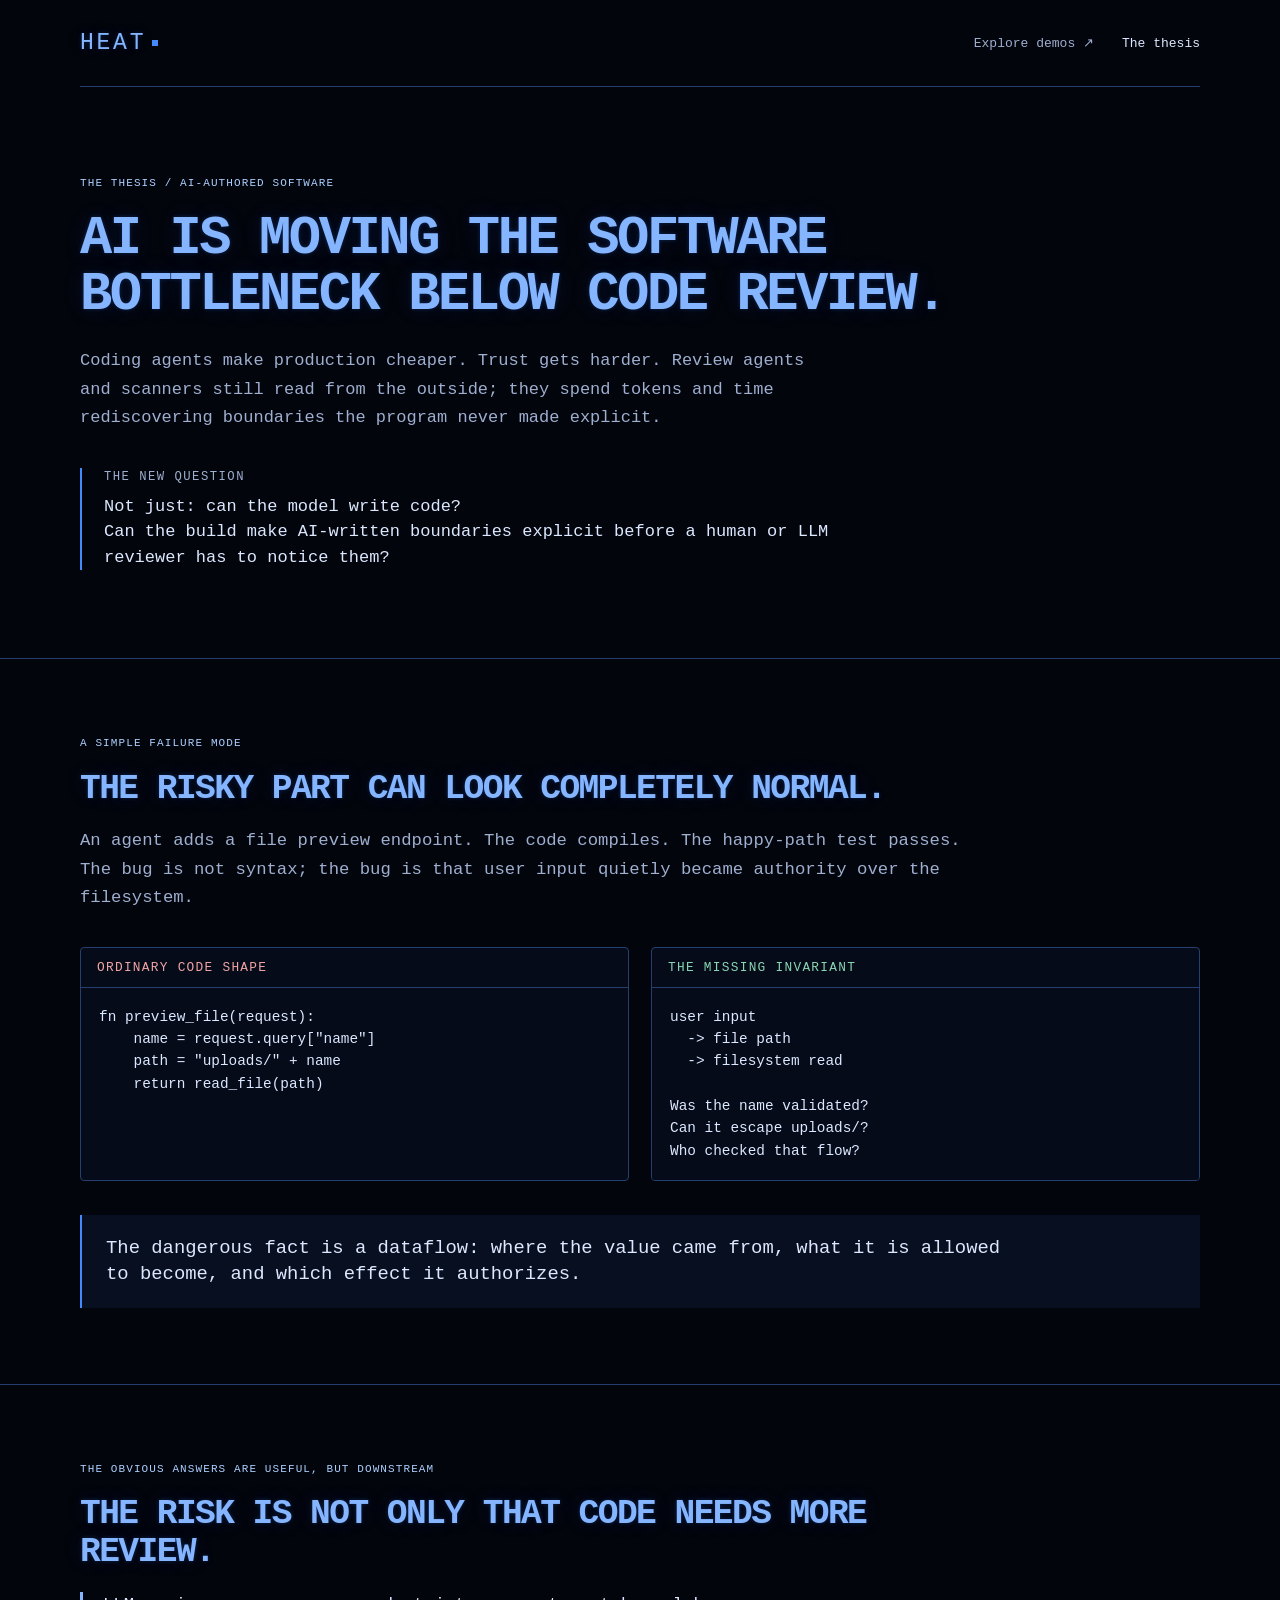
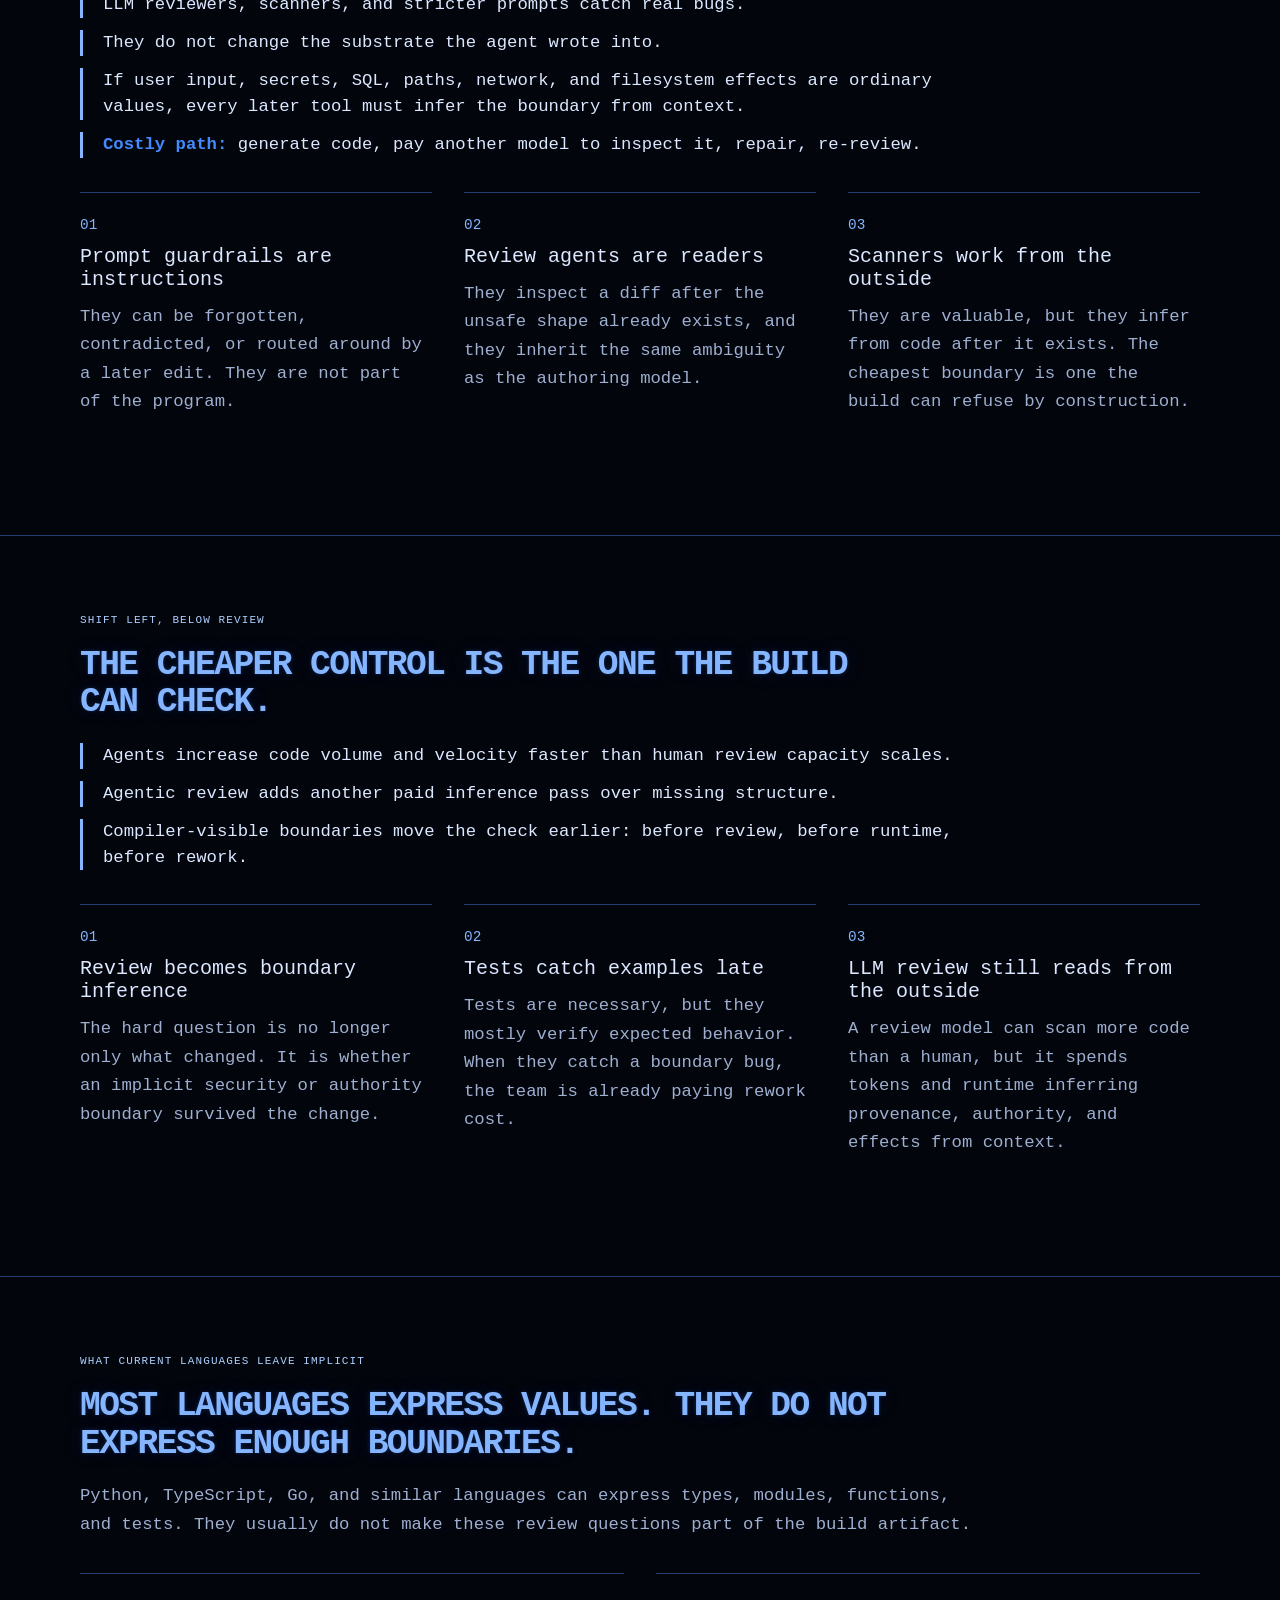
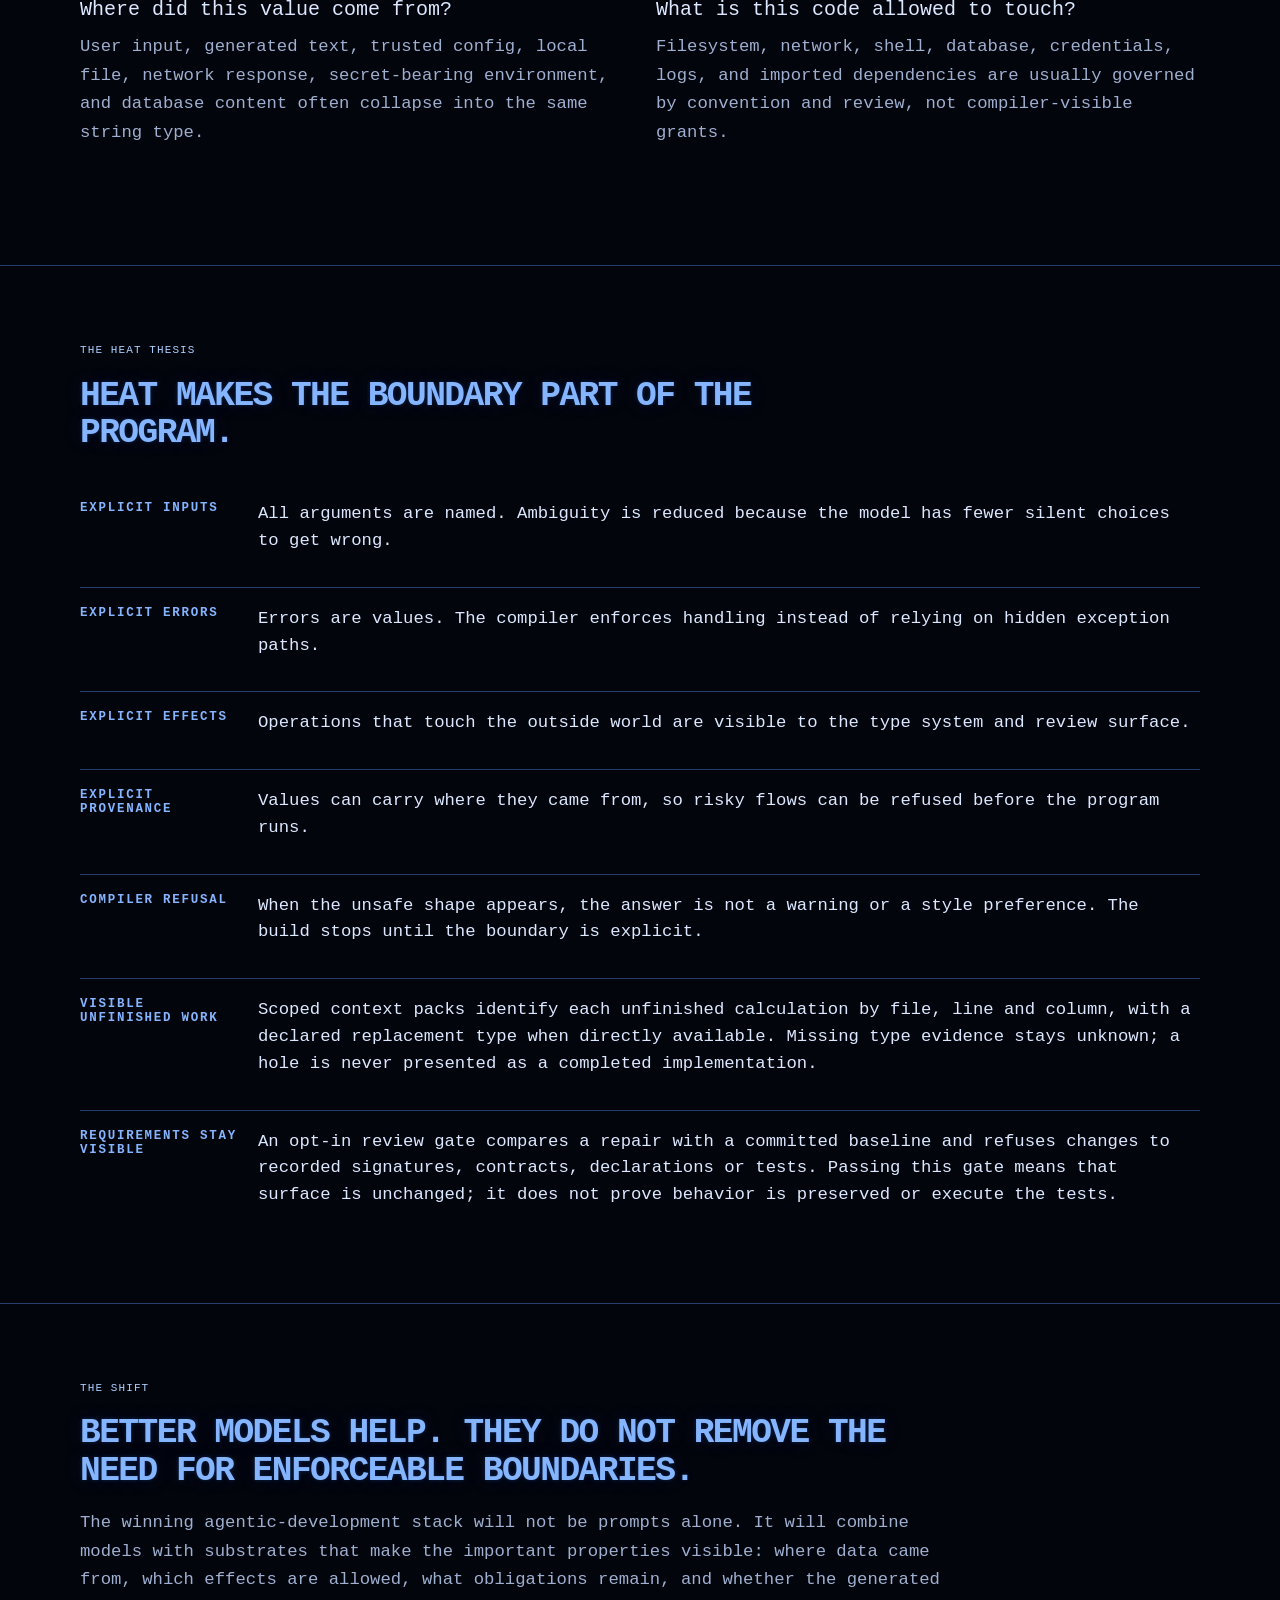
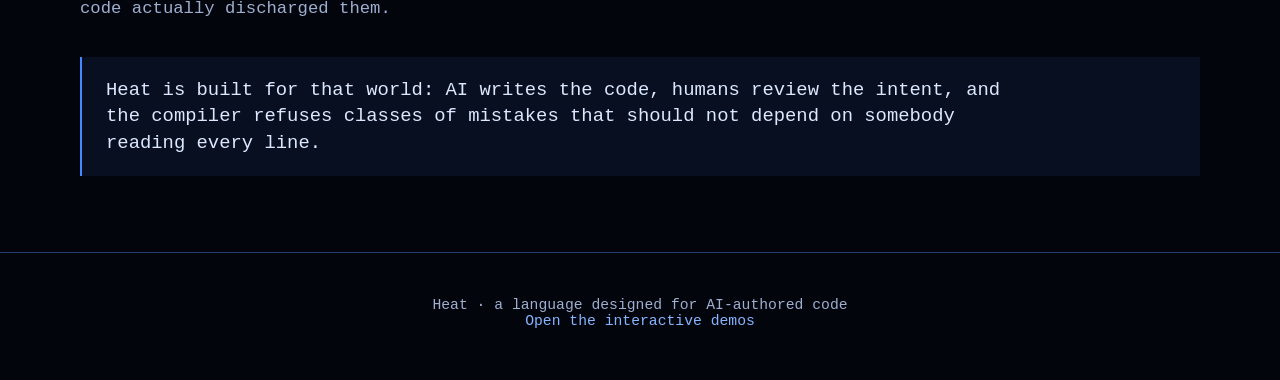
<file: docs/heat_llm_risk.html>
<!DOCTYPE html>
<html lang="en">
<head>
<meta charset="utf-8">
<meta name="viewport" content="width=device-width, initial-scale=1">
<title>Heat — The Hidden Risk of AI-Written Code</title>
<link rel="stylesheet" href="heat-theme.css">
<style>
  body {
    padding: 0;
    background: var(--heat-bg);
    color: var(--heat-text);
  }
  .section {
    padding: 76px 32px;
    border-bottom: 1px solid var(--heat-border);
  }
  .wrap {
    max-width: 1120px;
    margin: 0 auto;
  }
  .hero {
    min-height: 92vh;
    display: flex;
    align-items: center;
    padding-top: 44px;
    padding-bottom: 44px;
  }
  .eyebrow {
    color: var(--heat-amber);
    font-size: 0.78em;
    letter-spacing: 0.18em;
    text-transform: uppercase;
    font-weight: 700;
    margin-bottom: 18px;
  }
  h1 {
    font-size: 4.2em;
    line-height: 1.02;
    max-width: 980px;
    margin: 0 0 24px;
  }
  h2 {
    font-size: 2.7em;
    line-height: 1.08;
    margin: 0 0 20px;
  }
  h3 {
    font-size: 1.25em;
    margin: 0 0 12px;
    color: var(--heat-text);
  }
  p {
    font-size: 1.08em;
    line-height: 1.65;
    color: var(--heat-muted);
    margin: 0 0 18px;
  }
  strong { color: var(--heat-text); }
  .hero-copy {
    max-width: 900px;
    font-size: 1.28em;
    color: var(--heat-text);
  }
  .hero-copy strong { color: var(--heat-flame); }
  .question {
    margin-top: 34px;
    padding-left: 22px;
    border-left: 4px solid var(--heat-flame);
    color: var(--heat-text);
    font-size: 1.35em;
    line-height: 1.5;
    max-width: 860px;
  }
  .question span {
    display: block;
    color: var(--heat-muted);
    font-size: 0.72em;
    letter-spacing: 0.12em;
    text-transform: uppercase;
    margin-bottom: 8px;
  }
  .grid {
    display: grid;
    grid-template-columns: repeat(3, 1fr);
    gap: 18px;
    margin-top: 34px;
  }
  .grid.two { grid-template-columns: repeat(2, 1fr); }
  .tile {
    background: var(--heat-surface);
    border: 1px solid var(--heat-border);
    border-radius: 10px;
    padding: 24px;
  }
  .tile .num {
    color: var(--heat-amber);
    font-family: 'SF Mono', monospace;
    font-size: 0.9em;
    margin-bottom: 12px;
  }
  .before-after {
    display: grid;
    grid-template-columns: 1fr 1fr;
    gap: 22px;
    margin-top: 34px;
  }
  .code-card {
    background: var(--heat-code-bg);
    border: 1px solid var(--heat-border);
    border-radius: 10px;
    overflow: hidden;
  }
  .code-head {
    padding: 12px 16px;
    border-bottom: 1px solid var(--heat-border);
    color: var(--heat-muted);
    font-size: 0.8em;
    letter-spacing: 0.1em;
    text-transform: uppercase;
  }
  .code-head.risky { color: var(--heat-flame); }
  .code-head.safe { color: var(--heat-safe); }
  pre {
    margin: 0;
    padding: 18px;
    overflow-x: auto;
    color: var(--heat-text);
    font-family: 'SF Mono', ui-monospace, Menlo, Consolas, monospace;
    font-size: 0.9em;
    line-height: 1.55;
  }
  .callout {
    background: var(--heat-surface);
    border: 1px solid var(--heat-border);
    border-left: 4px solid var(--heat-flame);
    border-radius: 10px;
    padding: 28px 32px;
    margin-top: 34px;
  }
  .callout p {
    color: var(--heat-text);
    font-size: 1.18em;
    margin: 0;
  }
  .tight-list {
    margin: 22px 0 0;
    padding: 0;
    list-style: none;
    display: grid;
    gap: 12px;
    max-width: 920px;
  }
  .tight-list li {
    color: var(--heat-text);
    font-size: 1.08em;
    line-height: 1.5;
    padding-left: 20px;
    border-left: 3px solid var(--heat-amber);
  }
  .tight-list strong {
    color: var(--heat-flame);
  }
  .ladder {
    display: grid;
    gap: 14px;
    margin-top: 32px;
  }
  .step {
    display: grid;
    grid-template-columns: 160px 1fr;
    gap: 18px;
    align-items: start;
    padding: 18px 0;
    border-top: 1px solid var(--heat-border);
  }
  .step:first-child { border-top: none; }
  .step-label {
    color: var(--heat-amber);
    font-size: 0.78em;
    letter-spacing: 0.14em;
    text-transform: uppercase;
    font-weight: 700;
  }
  .step-body {
    color: var(--heat-text);
    font-size: 1.08em;
    line-height: 1.55;
  }
  .footer {
    padding: 44px 32px;
    text-align: center;
    color: var(--heat-muted);
    font-size: 0.92em;
  }
  .footer a {
    color: var(--heat-amber);
    text-decoration: none;
  }
  .footer a:hover { text-decoration: underline; }
  @media (max-width: 900px) {
    .section { padding: 56px 22px; }
    h1 { font-size: 2.7em; }
    h2 { font-size: 2.0em; }
    .grid, .grid.two, .before-after { grid-template-columns: 1fr; }
    .step { grid-template-columns: 1fr; gap: 6px; }
  }
</style>
</head>
<body class="heat-public risk-page">
<header class="site-header">
  <a class="site-brand" href="heat_demos.html">Heat<span class="brand-dot" aria-hidden="true"></span></a>
  <nav aria-label="Main">
    <a href="heat_demos.html">Explore demos <span aria-hidden="true">↗</span></a>
    <span aria-current="page">The thesis</span>
  </nav>
</header>

<section class="section hero">
  <div class="wrap">
    <div class="eyebrow">The thesis / AI-authored software</div>
    <h1>AI is moving the software bottleneck below code review.</h1>
    <p class="hero-copy">
      Coding agents make production cheaper. Trust gets harder. Review agents
      and scanners still read from the outside; they spend tokens and time
      rediscovering boundaries the program never made explicit.
    </p>
    <div class="question">
      <span>The new question</span>
      Not just: can the model write code?<br>
      Can the build make AI-written boundaries explicit before a human or LLM reviewer has to notice them?
    </div>
  </div>
</section>

<section class="section">
  <div class="wrap">
    <div class="eyebrow">A simple failure mode</div>
    <h2>The risky part can look completely normal.</h2>
    <p>
      An agent adds a file preview endpoint. The code compiles. The happy-path
      test passes. The bug is not syntax; the bug is that user input quietly
      became authority over the filesystem.
    </p>
    <div class="before-after">
      <div class="code-card">
        <div class="code-head risky">Ordinary code shape</div>
<pre>fn preview_file(request):
    name = request.query["name"]
    path = "uploads/" + name
    return read_file(path)</pre>
      </div>
      <div class="code-card">
        <div class="code-head safe">The missing invariant</div>
<pre>user input
  -> file path
  -> filesystem read

Was the name validated?
Can it escape uploads/?
Who checked that flow?</pre>
      </div>
    </div>
    <div class="callout">
      <p>
        The dangerous fact is a dataflow: where the value came from, what it is
        allowed to become, and which effect it authorizes.
      </p>
    </div>
  </div>
</section>

<section class="section">
  <div class="wrap">
    <div class="eyebrow">The obvious answers are useful, but downstream</div>
    <h2>The risk is not only that code needs more review.</h2>
    <ul class="tight-list">
      <li>LLM reviewers, scanners, and stricter prompts catch real bugs.</li>
      <li>They do not change the substrate the agent wrote into.</li>
      <li>If user input, secrets, SQL, paths, network, and filesystem effects are ordinary values, every later tool must infer the boundary from context.</li>
      <li><strong>Costly path:</strong> generate code, pay another model to inspect it, repair, re-review.</li>
    </ul>
    <div class="grid">
      <div class="tile">
        <div class="num">01</div>
        <h3>Prompt guardrails are instructions</h3>
        <p>They can be forgotten, contradicted, or routed around by a later edit. They are not part of the program.</p>
      </div>
      <div class="tile">
        <div class="num">02</div>
        <h3>Review agents are readers</h3>
        <p>They inspect a diff after the unsafe shape already exists, and they inherit the same ambiguity as the authoring model.</p>
      </div>
      <div class="tile">
        <div class="num">03</div>
        <h3>Scanners work from the outside</h3>
        <p>They are valuable, but they infer from code after it exists. The cheapest boundary is one the build can refuse by construction.</p>
      </div>
    </div>
  </div>
</section>

<section class="section">
  <div class="wrap">
    <div class="eyebrow">Shift left, below review</div>
    <h2>The cheaper control is the one the build can check.</h2>
    <ul class="tight-list">
      <li>Agents increase code volume and velocity faster than human review capacity scales.</li>
      <li>Agentic review adds another paid inference pass over missing structure.</li>
      <li>Compiler-visible boundaries move the check earlier: before review, before runtime, before rework.</li>
    </ul>
    <div class="grid">
      <div class="tile">
        <div class="num">01</div>
        <h3>Review becomes boundary inference</h3>
        <p>The hard question is no longer only what changed. It is whether an implicit security or authority boundary survived the change.</p>
      </div>
      <div class="tile">
        <div class="num">02</div>
        <h3>Tests catch examples late</h3>
        <p>Tests are necessary, but they mostly verify expected behavior. When they catch a boundary bug, the team is already paying rework cost.</p>
      </div>
      <div class="tile">
        <div class="num">03</div>
        <h3>LLM review still reads from the outside</h3>
        <p>A review model can scan more code than a human, but it spends tokens and runtime inferring provenance, authority, and effects from context.</p>
      </div>
    </div>
  </div>
</section>

<section class="section">
  <div class="wrap">
    <div class="eyebrow">What current languages leave implicit</div>
    <h2>Most languages express values. They do not express enough boundaries.</h2>
    <p>
      Python, TypeScript, Go, and similar languages can express types, modules,
      functions, and tests. They usually do not make these review questions part
      of the build artifact.
    </p>
    <div class="grid two">
      <div class="tile">
        <h3>Where did this value come from?</h3>
        <p>User input, generated text, trusted config, local file, network response, secret-bearing environment, and database content often collapse into the same string type.</p>
      </div>
      <div class="tile">
        <h3>What is this code allowed to touch?</h3>
        <p>Filesystem, network, shell, database, credentials, logs, and imported dependencies are usually governed by convention and review, not compiler-visible grants.</p>
      </div>
    </div>
  </div>
</section>

<section class="section">
  <div class="wrap">
    <div class="eyebrow">The Heat thesis</div>
    <h2>Heat makes the boundary part of the program.</h2>
    <div class="ladder">
      <div class="step">
        <div class="step-label">Explicit inputs</div>
        <div class="step-body">All arguments are named. Ambiguity is reduced because the model has fewer silent choices to get wrong.</div>
      </div>
      <div class="step">
        <div class="step-label">Explicit errors</div>
        <div class="step-body">Errors are values. The compiler enforces handling instead of relying on hidden exception paths.</div>
      </div>
      <div class="step">
        <div class="step-label">Explicit effects</div>
        <div class="step-body">Operations that touch the outside world are visible to the type system and review surface.</div>
      </div>
      <div class="step">
        <div class="step-label">Explicit provenance</div>
        <div class="step-body">Values can carry where they came from, so risky flows can be refused before the program runs.</div>
      </div>
      <div class="step">
        <div class="step-label">Compiler refusal</div>
        <div class="step-body">When the unsafe shape appears, the answer is not a warning or a style preference. The build stops until the boundary is explicit.</div>
      </div>
      <div class="step">
        <div class="step-label">Visible unfinished work</div>
        <div class="step-body">Scoped context packs identify each unfinished calculation by file, line and column, with a declared replacement type when directly available. Missing type evidence stays unknown; a hole is never presented as a completed implementation.</div>
      </div>
      <div class="step">
        <div class="step-label">Requirements stay visible</div>
        <div class="step-body">An opt-in review gate compares a repair with a committed baseline and refuses changes to recorded signatures, contracts, declarations or tests. Passing this gate means that surface is unchanged; it does not prove behavior is preserved or execute the tests.</div>
      </div>
    </div>
  </div>
</section>

<section class="section">
  <div class="wrap">
    <div class="eyebrow">The shift</div>
    <h2>Better models help. They do not remove the need for enforceable boundaries.</h2>
    <p>
      The winning agentic-development stack will not be prompts alone. It will
      combine models with substrates that make the important properties visible:
      where data came from, which effects are allowed, what obligations remain,
      and whether the generated code actually discharged them.
    </p>
    <div class="callout">
      <p>
        Heat is built for that world: AI writes the code, humans review the
        intent, and the compiler refuses classes of mistakes that should not
        depend on somebody reading every line.
      </p>
    </div>
  </div>
</section>

<footer class="footer">
  <div>Heat &middot; a language designed for AI-authored code</div>
  <div><a href="heat_demos.html">Open the interactive demos</a></div>
</footer>

</body>
</html>
</file>
<file: docs/heat-theme.css>
/* Heat visual identity: neon blue on a near-black instrument-panel backdrop.
 * Canonical source; the deck generator copies this to the repository root.
 * Semantic success/error colors remain distinct from the brand accent.
 */
:root {
    --heat-flame: #448aff;
    --heat-amber: #85b5ff;
    --heat-gold: #c6ddff;
    --heat-ember: #acd0ff;
    --heat-safe: #89d7b3;
    --heat-bg: #03050c;
    --heat-surface: #080f20;
    --heat-border: #263f70;
    --heat-text: #dce8ff;
    --heat-muted: #9eafd0;
    --heat-dim: #8a9dbd;
    --heat-code-bg: #050b18;
    --heat-font: ui-monospace, 'SF Mono', Menlo, Consolas, monospace;
    --heat-gradient: linear-gradient(135deg, var(--heat-flame), var(--heat-amber), var(--heat-gold));
    color-scheme: dark;
}

/* Public page layout. Palette and typography are shared with the decks. */
.heat-public { -webkit-font-smoothing: antialiased; }
.heat-public h1, .heat-public h2, .heat-public .fd-wordmark {
    background: none;
    -webkit-text-fill-color: currentColor;
    color: var(--heat-text);
    letter-spacing: -0.04em;
}
.heat-public a { color: var(--heat-amber); }
.heat-public :is(a, button, summary):focus-visible {
    outline: 2px solid var(--heat-amber);
    outline-offset: 5px;
}
.heat-public :is(.site-header, .fd-mark) {
    display: flex;
    flex-direction: row;
    align-items: center;
    gap: 12px;
    width: 100%;
    padding: 0 0 24px;
    margin: 0 0 64px;
    border-bottom: 1px solid var(--heat-border);
}
.heat-public .site-header { max-width: 1120px; margin: 0 auto; padding: 30px 0; }
.heat-public :is(.site-brand, .fd-wordmark) {
    font-size: 23px; font-weight: 650; letter-spacing: -0.04em;
    color: var(--heat-text); text-decoration: none;
}
.heat-public .brand-dot { display: inline-block; width: 6px; height: 6px; margin: 0 0 3px 6px; background: var(--heat-flame); }
.heat-public .fd-mark img { width: 34px; height: 34px; border-radius: 4px; }
.heat-public nav { display: flex; gap: 28px; align-items: center; margin-left: auto; font-size: 13px; }
.heat-public nav a { text-decoration: none; color: var(--heat-muted); }
.heat-public nav a:hover { color: var(--heat-text); }
.heat-public nav [aria-current] { color: var(--heat-text); }
.heat-public .eyebrow, .heat-public .topline {
    font: 11px/1.5 'SFMono-Regular', Consolas, monospace;
    letter-spacing: 0.1em; text-transform: uppercase; color: var(--heat-amber);
}
.heat-public.demos-page { padding: 30px 40px 64px; }
.heat-public .page { max-width: 1120px; }
.heat-public .frontdoor { display: grid; grid-template-columns: 1.35fr 0.85fr; gap: 0 72px; text-align: left; }
.heat-public .fd-mark, .heat-public .fd-scope { grid-column: 1 / -1; }
.heat-public .fd-copy { min-width: 0; }
.heat-public .fd-def { font-size: clamp(36px, 4vw, 58px); line-height: 1.06; font-weight: 550; margin: 16px 0 28px; }
.heat-public .fd-def em { color: var(--heat-flame); }
.heat-public .fd-idea { margin: 0 0 16px; font-size: 16px; line-height: 1.65; }
.heat-public .fd-kicker { margin: 26px 0 0; font-size: 14px; }
.heat-public .fd-pillars { display: flex; flex-direction: column; gap: 0; margin: 0; max-width: none; }
.heat-public .fd-pillar {
    background: none; border: 0; border-top: 1px solid var(--heat-border);
    border-radius: 0; padding: 20px 0; transition: color 0.15s; transform: none;
}
.heat-public .fd-pillar:hover { background: var(--heat-surface); }
.heat-public .fd-pillar-h { font-weight: 550; font-size: 17px; }
.heat-public .fd-pillar-p { font-size: 14px; }
.heat-public .fd-pillar-go { font-size: 12px; margin-top: 12px; }
.heat-public .fd-scope { max-width: none; margin: 44px 0 0; padding-top: 24px; border-top: 1px solid var(--heat-border); }
.heat-public .fd-scope-list { display: flex; flex-wrap: wrap; gap: 4px 28px; margin: 12px 0 20px; padding-left: 16px; }
.heat-public .fd-scope p { max-width: 100%; font-size: 14px; }
.heat-public .fd-divider { max-width: none; margin: 48px 0; }
.heat-public .topline, .heat-public .headline, .heat-public .lede, .heat-public .runhint { text-align: left; margin-left: 0; }
.heat-public .headline h2 { font-size: 40px; line-height: 1.15; margin: 12px 0 18px; font-weight: 550; }
.heat-public .lede { font-size: 16px; max-width: 720px; margin-bottom: 32px; }
.heat-public .feature-banner {
    display: grid; grid-template-columns: 1fr auto; align-items: center; gap: 32px;
    padding: 26px 0; margin: 0; border-top: 1px solid var(--heat-border);
    text-decoration: none; color: var(--heat-text);
}
.heat-public .feature-banner:hover .feature-banner-title { color: var(--heat-amber); }
.heat-public .feature-banner-tag { font: 10px/1.5 'SFMono-Regular', Consolas, monospace; letter-spacing: 0.1em; text-transform: uppercase; color: var(--heat-muted); }
.heat-public .feature-banner-title { font-size: 23px; margin: 8px 0; font-weight: 550; }
.heat-public .feature-banner-desc { font-size: 14px; line-height: 1.6; color: var(--heat-muted); margin: 0; max-width: 760px; }
.heat-public .feature-banner-go { font-size: 12px; color: var(--heat-amber); }
.heat-public .runhint { margin: 28px 0 56px; font-size: 13px; }
.heat-public .demo-nav { display: flex; flex-wrap: wrap; gap: 10px; margin: 0 0 36px; }
.heat-public .demo-nav a { display: flex; align-items: center; min-height: 44px; padding: 10px 14px; border: 1px solid var(--heat-border); border-radius: 5px; background: var(--heat-surface); color: var(--heat-amber); font-size: 13px; }
.heat-public .demo-nav a:hover { border-color: var(--heat-flame); color: var(--heat-text); }
.heat-public .demo-group { margin-bottom: 80px; scroll-margin-top: 28px; }
.heat-public .demo-group-title { display: flex; flex-wrap: wrap; align-items: baseline; gap: 12px; font-size: 26px; font-weight: 600; text-transform: none; letter-spacing: -0.02em; color: var(--heat-text); padding: 0 0 16px; border-bottom: 2px solid var(--heat-border); }
.heat-public .demo-group-count { font-size: 12px; font-weight: 400; letter-spacing: 0; color: var(--heat-muted); margin-left: auto; }
.heat-public .demo-group-stab { font-size: 15px; font-weight: 500; }
.heat-public .demo-group-desc { font-size: 14px; margin-bottom: 24px; }
.heat-public .demo-grid { grid-template-columns: repeat(2, minmax(0, 1fr)); gap: 16px; }
.heat-public .demo-card { background: var(--heat-surface); border: 1px solid var(--heat-border); border-radius: 6px; padding: 22px; min-width: 0; gap: 10px; transform: none; }
.heat-public .demo-card:hover { background: #16253c; border-color: var(--heat-flame); }
.heat-public .demo-card-name { font-weight: 600; font-size: 16px; }
.heat-public .demo-card-desc { font-size: 14px; line-height: 1.55; }
.heat-public .demo-card-go { font-size: 12px; margin-top: auto; padding-top: 16px; }
.heat-public .foot { text-align: left; }
.heat-public .term-window { background: var(--heat-bg); border-color: var(--heat-border); border-radius: 6px; }
.heat-public .term-header { background: var(--heat-surface); border-color: var(--heat-border); }
.heat-public .term-narration { color: var(--heat-amber); background: var(--heat-surface); border-color: var(--heat-flame); font-style: normal; }
.heat-public :is(.artifact-preview-label, .artifact-source summary) { color: var(--heat-amber); }
.heat-public.risk-page .hero { min-height: 0; padding-top: 88px; padding-bottom: 88px; }
.heat-public.risk-page .wrap { width: 100%; }
.heat-public.risk-page h1 { font-size: clamp(38px, 4.7vw, 68px); font-weight: 550; max-width: 980px; line-height: 1.06; }
.heat-public.risk-page h2 { font-size: clamp(28px, 3vw, 42px); font-weight: 550; max-width: 820px; }
.heat-public.risk-page .hero-copy { font-size: 19px; max-width: 760px; color: var(--heat-muted); }
.heat-public.risk-page .question { font-size: 19px; border-left-width: 2px; margin-top: 36px; max-width: 780px; }
.heat-public.risk-page .section { padding-left: 40px; padding-right: 40px; }
.heat-public.risk-page .tile { background: none; border: 0; border-top: 1px solid var(--heat-border); border-radius: 0; padding: 24px 0; }
.heat-public.risk-page .grid { gap: 32px; }
.heat-public.risk-page .code-card { border-radius: 4px; }
.heat-public.risk-page .callout { border: 0; border-left: 2px solid var(--heat-flame); border-radius: 0; padding: 20px 24px; }
.heat-public.risk-page .code-head.risky { color: #f1a5a5; }
.heat-public.risk-page pre { border: 0; border-radius: 0; }
@media (max-width: 1199px) {
    .heat-public .site-header { margin: 0 40px; width: auto; }
}
@media (max-width: 800px) {
    .heat-public.demos-page { padding: 22px 22px 48px; }
    .heat-public .frontdoor { grid-template-columns: 1fr; gap: 0; }
    .heat-public .fd-mark { margin-bottom: 40px; }
    .heat-public nav { gap: 18px; font-size: 12px; }
    .heat-public .fd-pillars { margin-top: 32px; }
    .heat-public .fd-scope-list { display: block; }
    .heat-public .demo-grid { grid-template-columns: 1fr; }
    .heat-public .feature-banner { grid-template-columns: 1fr; gap: 14px; }
    .heat-public .headline h2 { font-size: 32px; }
    .heat-public .site-header { margin: 0 22px; padding: 24px 0; }
    .heat-public.risk-page .section { padding: 48px 22px; }
    .heat-public.risk-page .hero-copy, .heat-public.risk-page .question { font-size: 17px; }
    .heat-public #demo-modal { padding: 12px; }
    .heat-public .term-window { max-height: 92dvh; }
}

/* Base */
* { margin: 0; padding: 0; box-sizing: border-box; }
body {
    font-family: var(--heat-font);
    background: var(--heat-bg);
    color: var(--heat-text);
}

/* Typography */
body h1, body h2 {
    background: none;
    -webkit-text-fill-color: currentColor;
    color: var(--heat-amber);
    font-family: var(--heat-font);
    text-transform: uppercase;
    text-shadow: 0 0 4px #3981ff40, 0 0 22px #2463ff21;
}
h1 { font-size: 3em; font-weight: 700; margin-bottom: 20px; }
h2 { font-size: 2.2em; font-weight: 600; margin-bottom: 30px; }
h3 { font-size: 1.4em; font-weight: 500; margin-bottom: 20px; color: var(--heat-muted); }
p { font-size: 1.3em; line-height: 1.6; margin-bottom: 20px; max-width: 900px; }

/* Semantic colors */
.accent { color: var(--heat-flame); }
.green { color: var(--heat-safe); }
.yellow { color: var(--heat-ember); }
.blue { color: var(--heat-amber); }
.dim { color: var(--heat-dim); }
.neutral { color: var(--heat-text); }

/* Code blocks */
pre {
    background: var(--heat-code-bg);
    border: 1px solid var(--heat-border);
    border-radius: 12px;
    padding: 30px;
    font-size: 1.05em;
    line-height: 1.7;
    overflow-x: auto;
    margin: 20px 0;
    font-family: 'SF Mono', 'Fira Code', 'Consolas', monospace;
}
.error-output { background: #1a0f09; border-left: 4px solid var(--heat-flame); }
.safe-output { background: #0f1a09; border-left: 4px solid var(--heat-safe); }

/* Flow diagrams */
.flow { display: flex; flex-direction: column; align-items: center; gap: 0; margin: 40px 0; }
.flow-box {
    background: var(--heat-surface);
    border: 2px solid var(--heat-border);
    border-radius: 12px;
    padding: 20px 30px;
    min-width: 500px;
    text-align: center;
    font-family: 'SF Mono', monospace;
    font-size: 1em;
}
.flow-box.source { border-color: var(--heat-amber); }
.flow-box.transform { border-color: var(--heat-ember); }
.flow-box.sink { border-color: var(--heat-flame); }
.flow-box.sink-safe { border-color: var(--heat-safe); }
.flow-box.error { background: #1a0905; border-color: var(--heat-flame); }
.flow-box.success { background: #0f1a09; border-color: var(--heat-safe); }
.flow-arrow { font-size: 2em; color: #555; line-height: 1; padding: 5px 0; }

/* Branching variant: two boxes side-by-side under one parent. Used by
   the heal slide to show deterministic-first / LLM-fallback as a fork. */
.flow-row { display: flex; flex-direction: row; align-items: stretch; gap: 24px; justify-content: center; }
.flow-row .flow-box { min-width: 260px; flex: 0 1 360px; }
.flow-label { font-size: 0.75em; color: #888; text-transform: uppercase; letter-spacing: 0.1em; padding-bottom: 6px; }

/* Three-up info row for sales-pitch callouts (cost / audit / etc). */
.callout-row { display: flex; gap: 20px; margin-top: 32px; }
.callout {
    flex: 1;
    background: var(--heat-surface);
    border-left: 3px solid var(--heat-amber);
    border-radius: 6px;
    padding: 16px 20px;
}
.callout strong { color: var(--heat-amber); display: block; margin-bottom: 6px; font-size: 0.95em; }
.callout p { font-size: 0.85em; line-height: 1.4; margin: 0; color: #cfcfcf; }
.callout.safe { border-left-color: var(--heat-safe); }
.callout.safe strong { color: var(--heat-safe); }

/* Tags */
.tag { display: inline-block; padding: 2px 10px; border-radius: 6px; font-size: 0.85em; font-weight: 600; }
.tag-user { background: #448aff33; color: var(--heat-flame); border: 1px solid #448aff55; }
.tag-safe { background: #69db7c33; color: var(--heat-safe); border: 1px solid #69db7c55; }
.tag-any { background: #85b5ff33; color: var(--heat-amber); border: 1px solid #85b5ff55; }

/* Slides */
.slide {
    min-height: 100vh;
    display: flex;
    flex-direction: column;
    justify-content: center;
    padding: 60px 80px;
    border-bottom: 1px solid #222;
}

/* Comparison grid */
.vs { display: grid; grid-template-columns: 1fr 1fr; gap: 40px; margin: 30px 0; }
.vs > div { border: 1px solid var(--heat-border); border-radius: 12px; padding: 30px; }
.vs > div:first-child { background: #1a0905; }
.vs > div:last-child { background: #0f1a09; }
.vs-label { font-size: 1.1em; font-weight: 600; margin-bottom: 10px; }


/* Digital display treatment and catalog readout. */
.heat-public :is(h1, h2, .fd-wordmark, .site-brand) {
    font-family: ui-monospace, 'SF Mono', Menlo, Consolas, monospace;
    color: #85b5ff; font-weight: 500; text-transform: uppercase;
    letter-spacing: -.045em; text-shadow: 0 0 4px #3981ff40, 0 0 22px #2463ff21;
}
.heat-public .fd-mark img { display: none; }
.heat-public .fd-wordmark { font-size: 28px; letter-spacing: .14em; }
.heat-public .fd-mark { margin-bottom: 28px; border-bottom-color: #385b94; }
.heat-public .site-brand { letter-spacing: .12em; }
.heat-public .digital-readout { grid-column: 1 / -1; display: grid; grid-template-columns: auto 1fr auto; gap: 40px; align-items: center; padding: 22px 28px; margin: 0 0 48px; border: 1px solid #2b4b80; background: repeating-linear-gradient(0deg, #060d1e 0, #060d1e 2px, #040916 2px, #040916 4px); box-shadow: inset 0 0 30px #000a; }
.vfd-digits { display: block; width: 144px; height: 80px; overflow: visible; }
.seg { fill: #10234a; }
.seg.lit { fill: #7aafff; filter: drop-shadow(0 0 2px #3478ff88); }
.readout-count > span, .readout-mode > span, .readout-bars > span { display: block; font-size: 10px; letter-spacing: .13em; color: #99afd2; }
.readout-count > span { margin-top: 8px; }
.readout-bars { display: flex; gap: 4px; flex-wrap: wrap; align-items: end; }
.readout-bars i { flex: 1; height: 22px; background: #448aff; box-shadow: 0 0 7px #448aff35; }
.readout-bars i:nth-child(n+18) { background: #15294b; box-shadow: none; }
.readout-bars > span { width: 100%; margin-top: 10px; }
.readout-mode strong { display: block; color: #acd0ff; font-size: 28px; letter-spacing: .12em; font-weight: 400; text-shadow: 0 0 9px #acd0ff40; margin: 4px 0 10px; }
.heat-public .fd-def { font-size: clamp(34px, 3.5vw, 50px); line-height: 1.13; }
.heat-public .fd-def em { color: #acd0ff; }
.heat-public .fd-idea { font-size: 14px; }
.heat-public :is(.eyebrow, .topline, .demo-group-count, .feature-banner-tag) { color: #acd0ff; letter-spacing: .1em; }
.heat-public .fd-pillar-h { color: #85b5ff; font-size: 16px; font-weight: 500; }
.heat-public :is(.fd-pillar-p, .feature-banner-desc) { font-size: 13px; }
.heat-public .demo-group-title { font-size: 23px; border-bottom-color: #385b94; }
.heat-public .demo-group-count { font-size: 10px; text-shadow: none; }
.heat-public .demo-group-stab { font-size: 14px; }
.heat-public .demo-group-desc { font-size: 13px; }
.heat-public .demo-card { position: relative; border-radius: 0; background: #070e1d; border-color: #2b4b80; box-shadow: inset 0 1px #8db9ff11; }
.heat-public .demo-card::before { content: ''; position: absolute; top: -1px; left: -1px; width: 13px; height: 13px; border-top: 2px solid #6ca4ff; border-left: 2px solid #6ca4ff; }
.heat-public .demo-card:hover { background: #0b1a36; border-color: #8cbaff; box-shadow: 0 0 16px #3d7fff14; }
.heat-public .demo-card-name { font-size: 15px; font-weight: 500; color: #bfd8ff; text-shadow: 0 0 6px #4a8aff29; }
.heat-public .demo-card-desc { font-size: 13px; }
.heat-public .demo-card-go { color: #acd0ff; letter-spacing: .08em; text-transform: uppercase; font-size: 10px; }
.heat-public .demo-nav a { border-radius: 0; font-size: 11px; letter-spacing: .03em; text-transform: uppercase; }
.heat-public .demo-nav a:hover { background: #102447; }
.heat-public .feature-banner-title { font-size: 21px; }
.heat-public .term-window, .heat-public .term-header { border-radius: 0; }
.heat-public.risk-page h1 { font-size: clamp(32px, 4.2vw, 60px); }
.heat-public.risk-page h2 { font-size: clamp(25px, 2.7vw, 38px); }
.heat-public.risk-page .hero-copy, .heat-public.risk-page .question { font-size: 17px; }
@media (max-width: 800px) {
    .heat-public .digital-readout { grid-template-columns: auto 1fr; gap: 20px; padding: 18px; margin-bottom: 36px; }
    .vfd-digits { width: 108px; height: 60px; }
    .readout-bars { display: none; }
    .readout-mode strong { font-size: 21px; }
    .readout-mode > span { font-size: 9px; letter-spacing: .05em; }
    .heat-public .demo-group-title { font-size: 20px; }
}
</file>
